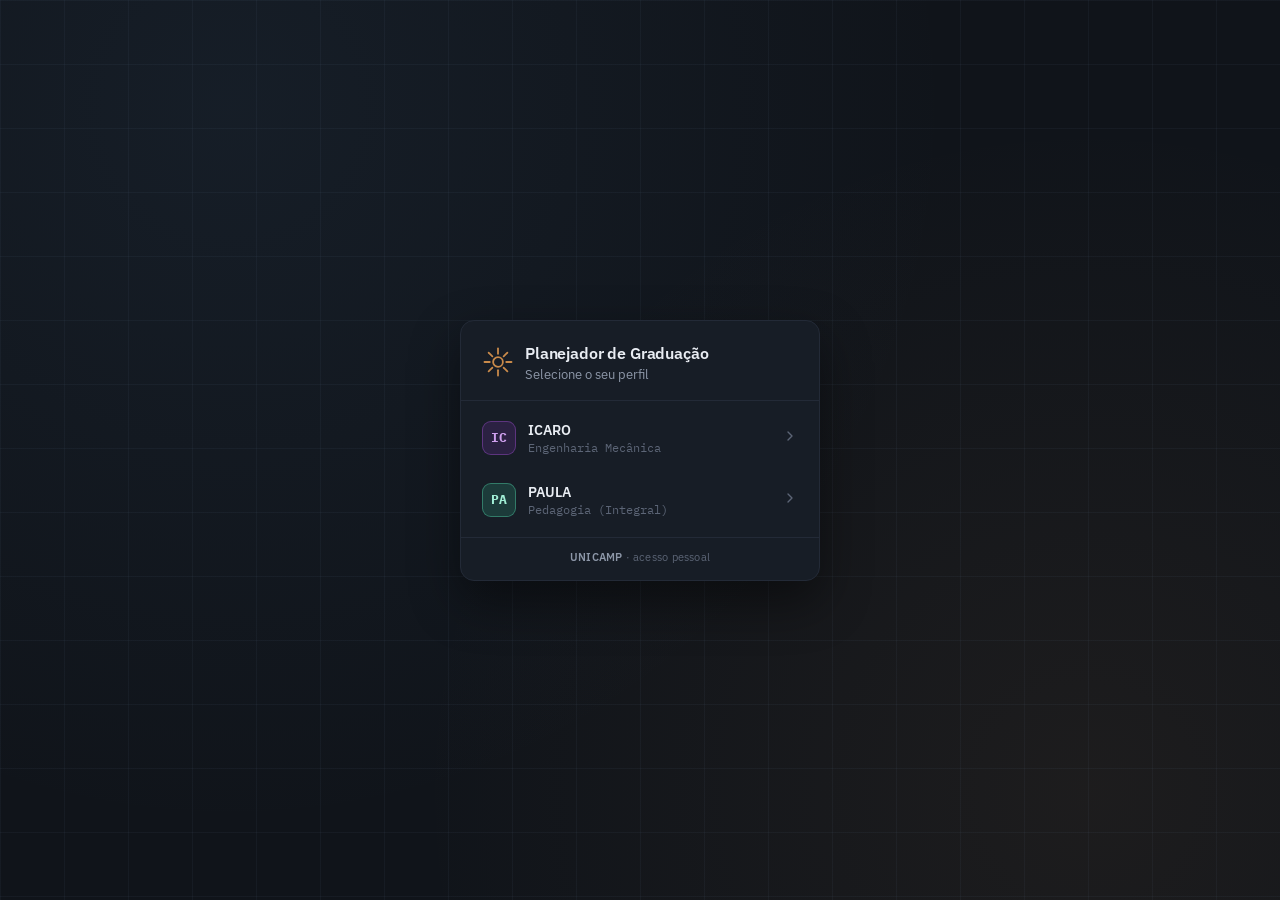
<file: index.html>
<!DOCTYPE html>
<html lang="pt-BR">
<head>
<meta charset="UTF-8">
<meta name="viewport" content="width=device-width, initial-scale=1.0, viewport-fit=cover">
<title>Planejador de Graduação — Selecionar perfil</title>
<link rel="preconnect" href="https://fonts.googleapis.com">
<link href="https://fonts.googleapis.com/css2?family=IBM+Plex+Mono:wght@400;500;600;700&family=IBM+Plex+Sans:wght@400;500;600;700&display=swap" rel="stylesheet">
<style>
  /* =====================================================
     Paleta e variáveis — as mesmas do Planejador de Graduação,
     para que esta tela de seleção de perfil pareça parte do
     mesmo aplicativo (e não uma página à parte).
     ===================================================== */
  :root{
    --bg:            #10141a;
    --bg-grid-line:  rgba(130, 160, 200, 0.055);
    --bg-panel:      #171d26;
    --bg-panel-2:    #1c2330;
    --bg-card:       #1b212c;
    --bg-card-hover: #212836;
    --border:        #2a3140;
    --border-soft:   #232a37;

    --text-primary:  #e9edf3;
    --text-secondary:#8d97a8;
    --text-faint:    #5c6576;

    --accent-brass:  #c98a4a;
    --accent-brass-soft: rgba(201, 138, 74, 0.16);
    --accent-steel:  #5b8fc4;
    --accent-steel-soft: rgba(91, 143, 196, 0.16);

    --radius-card: 10px;
    --radius-panel: 14px;

    --font-display: 'IBM Plex Sans', system-ui, sans-serif;
    --font-mono: 'IBM Plex Mono', 'SFMono-Regular', Consolas, monospace;
  }

  *{ box-sizing: border-box; }

  body{
    margin: 0;
    min-height: 100vh;
    background:
      radial-gradient(circle at 18% 12%, rgba(91,143,196,0.08), transparent 55%),
      radial-gradient(circle at 85% 88%, rgba(201,138,74,0.07), transparent 50%),
      var(--bg);
    background-image:
      repeating-linear-gradient(to right, var(--bg-grid-line) 0, var(--bg-grid-line) 1px, transparent 1px, transparent 64px),
      repeating-linear-gradient(to bottom, var(--bg-grid-line) 0, var(--bg-grid-line) 1px, transparent 1px, transparent 64px),
      radial-gradient(circle at 18% 12%, rgba(91,143,196,0.08), transparent 55%),
      radial-gradient(circle at 85% 88%, rgba(201,138,74,0.07), transparent 50%);
    background-color: var(--bg);
    font-family: var(--font-display);
    color: var(--text-primary);
    display: flex;
    align-items: center;
    justify-content: center;
    padding: 24px;
  }

  /* ---------- cartão principal ---------- */

  .painel{
    width: 100%;
    max-width: 360px;
    background: var(--bg-panel);
    border: 1px solid var(--border-soft);
    border-radius: var(--radius-panel);
    box-shadow: 0 20px 50px rgba(0,0,0,0.45);
    overflow: hidden;
  }

  .painel-topo{
    display: flex;
    align-items: center;
    gap: 12px;
    padding: 22px 22px 18px;
    border-bottom: 1px solid var(--border-soft);
  }

  .brand-mark{
    color: var(--accent-brass);
    flex-shrink: 0;
    display: flex;
  }

  .brand-texto h1{
    margin: 0;
    font-size: 15.5px;
    font-weight: 600;
    color: var(--text-primary);
    letter-spacing: -0.01em;
  }

  .brand-texto p{
    margin: 3px 0 0;
    font-size: 12.5px;
    color: var(--text-secondary);
  }

  /* ---------- lista de perfis ---------- */

  .lista-perfis{
    list-style: none;
    margin: 0;
    padding: 8px;
    display: flex;
    flex-direction: column;
    gap: 4px;
  }

  .perfil-link{
    display: flex;
    align-items: center;
    gap: 12px;
    padding: 11px 12px;
    border-radius: var(--radius-card);
    text-decoration: none;
    color: var(--text-primary);
    background: transparent;
    border: 1px solid transparent;
    transition: background-color .15s ease, border-color .15s ease, transform .15s ease;
  }

  .perfil-link:hover,
  .perfil-link:focus-visible{
    background: var(--bg-card-hover);
    border-color: var(--border);
    transform: translateX(2px);
    outline: none;
  }

  .perfil-avatar{
    width: 34px;
    height: 34px;
    border-radius: 9px;
    display: flex;
    align-items: center;
    justify-content: center;
    font-family: var(--font-mono);
    font-weight: 700;
    font-size: 13px;
    flex-shrink: 0;
    background: hsla(var(--cor-h), 55%, 45%, 0.20);
    border: 1px solid hsla(var(--cor-h), 55%, 55%, 0.45);
    color: hsl(var(--cor-h), 70%, 78%);
  }

  .perfil-texto{
    flex: 1;
    min-width: 0;
  }

  .perfil-nome{
    display: block;
    font-size: 14px;
    font-weight: 600;
    color: var(--text-primary);
    white-space: nowrap;
    overflow: hidden;
    text-overflow: ellipsis;
  }

  .perfil-legenda{
    display: block;
    font-size: 11.5px;
    color: var(--text-faint);
    font-family: var(--font-mono);
    margin-top: 1px;
  }

  .perfil-seta{
    color: var(--text-faint);
    flex-shrink: 0;
    transition: transform .15s ease, color .15s ease;
  }

  .perfil-link:hover .perfil-seta{
    color: var(--accent-brass);
    transform: translateX(2px);
  }

  /* ---------- rodapé ---------- */

  .painel-rodape{
    padding: 12px 22px 16px;
    border-top: 1px solid var(--border-soft);
    font-size: 11px;
    color: var(--text-faint);
    text-align: center;
    letter-spacing: .02em;
  }

  .painel-rodape strong{
    color: var(--text-secondary);
    font-weight: 600;
  }
</style>
</head>
<body>

<div class="painel">

  <div class="painel-topo">
    <div class="brand-mark" aria-hidden="true">
      <svg viewBox="0 0 40 40" width="30" height="30">
        <circle cx="20" cy="20" r="6.5" fill="none" stroke="currentColor" stroke-width="2.4"/>
        <g stroke="currentColor" stroke-width="2.4" stroke-linecap="round">
          <line x1="20" y1="2" x2="20" y2="9"/>
          <line x1="20" y1="31" x2="20" y2="38"/>
          <line x1="2" y1="20" x2="9" y2="20"/>
          <line x1="31" y1="20" x2="38" y2="20"/>
          <line x1="7.5" y1="7.5" x2="12.5" y2="12.5"/>
          <line x1="27.5" y1="27.5" x2="32.5" y2="32.5"/>
          <line x1="32.5" y1="7.5" x2="27.5" y2="12.5"/>
          <line x1="12.5" y1="27.5" x2="7.5" y2="32.5"/>
        </g>
      </svg>
    </div>
    <div class="brand-texto">
      <h1>Planejador de Graduação</h1>
      <p>Selecione o seu perfil</p>
    </div>
  </div>

  <ul class="lista-perfis" id="lista-perfis">
    <!-- gerado via JS a partir de PERFIS, logo abaixo -->
  </ul>

  <div class="painel-rodape">
    <strong>UNICAMP</strong> · acesso pessoal
  </div>

</div>

<script>
  /* =====================================================
     Lista de perfis / contas.
     Para adicionar um novo perfil, basta incluir mais um
     objeto aqui — nome (o que aparece), curso (legenda menor)
     e url (para onde o link aponta). O avatar (iniciais + cor)
     é gerado automaticamente a partir do nome.
     ===================================================== */
  const PERFIS = [
    { nome: "ICARO", curso: "Engenharia Mecânica", url: "https://i251961.github.io/GRADE/ICARO" },
    { nome: "PAULA", curso: "Pedagogia (Integral)", url: "https://i251961.github.io/GRADE/PAULA" },
  ];

  function corPerfil(nome) {
    let hash = 0;
    for (let i = 0; i < nome.length; i++) {
      hash = (hash * 31 + nome.charCodeAt(i)) >>> 0;
    }
    return hash % 360;
  }

  function iniciais(nome) {
    return nome.trim().slice(0, 2).toUpperCase();
  }

  const listaEl = document.getElementById("lista-perfis");

  PERFIS.forEach((perfil) => {
    const li = document.createElement("li");

    const a = document.createElement("a");
    a.className = "perfil-link";
    a.href = perfil.url;

    const avatar = document.createElement("span");
    avatar.className = "perfil-avatar";
    avatar.style.setProperty("--cor-h", corPerfil(perfil.nome));
    avatar.textContent = iniciais(perfil.nome);
    avatar.setAttribute("aria-hidden", "true");

    const textos = document.createElement("span");
    textos.className = "perfil-texto";

    const nomeEl = document.createElement("span");
    nomeEl.className = "perfil-nome";
    nomeEl.textContent = perfil.nome;

    const legendaEl = document.createElement("span");
    legendaEl.className = "perfil-legenda";
    legendaEl.textContent = perfil.curso || "";

    textos.appendChild(nomeEl);
    if (perfil.curso) textos.appendChild(legendaEl);

    const seta = document.createElement("span");
    seta.className = "perfil-seta";
    seta.setAttribute("aria-hidden", "true");
    seta.innerHTML = '<svg width="16" height="16" viewBox="0 0 24 24" fill="none" stroke="currentColor" stroke-width="2" stroke-linecap="round" stroke-linejoin="round"><path d="m9 18 6-6-6-6"/></svg>';

    a.appendChild(avatar);
    a.appendChild(textos);
    a.appendChild(seta);
    li.appendChild(a);
    listaEl.appendChild(li);
  });
</script>

</body>
</html>
</file>
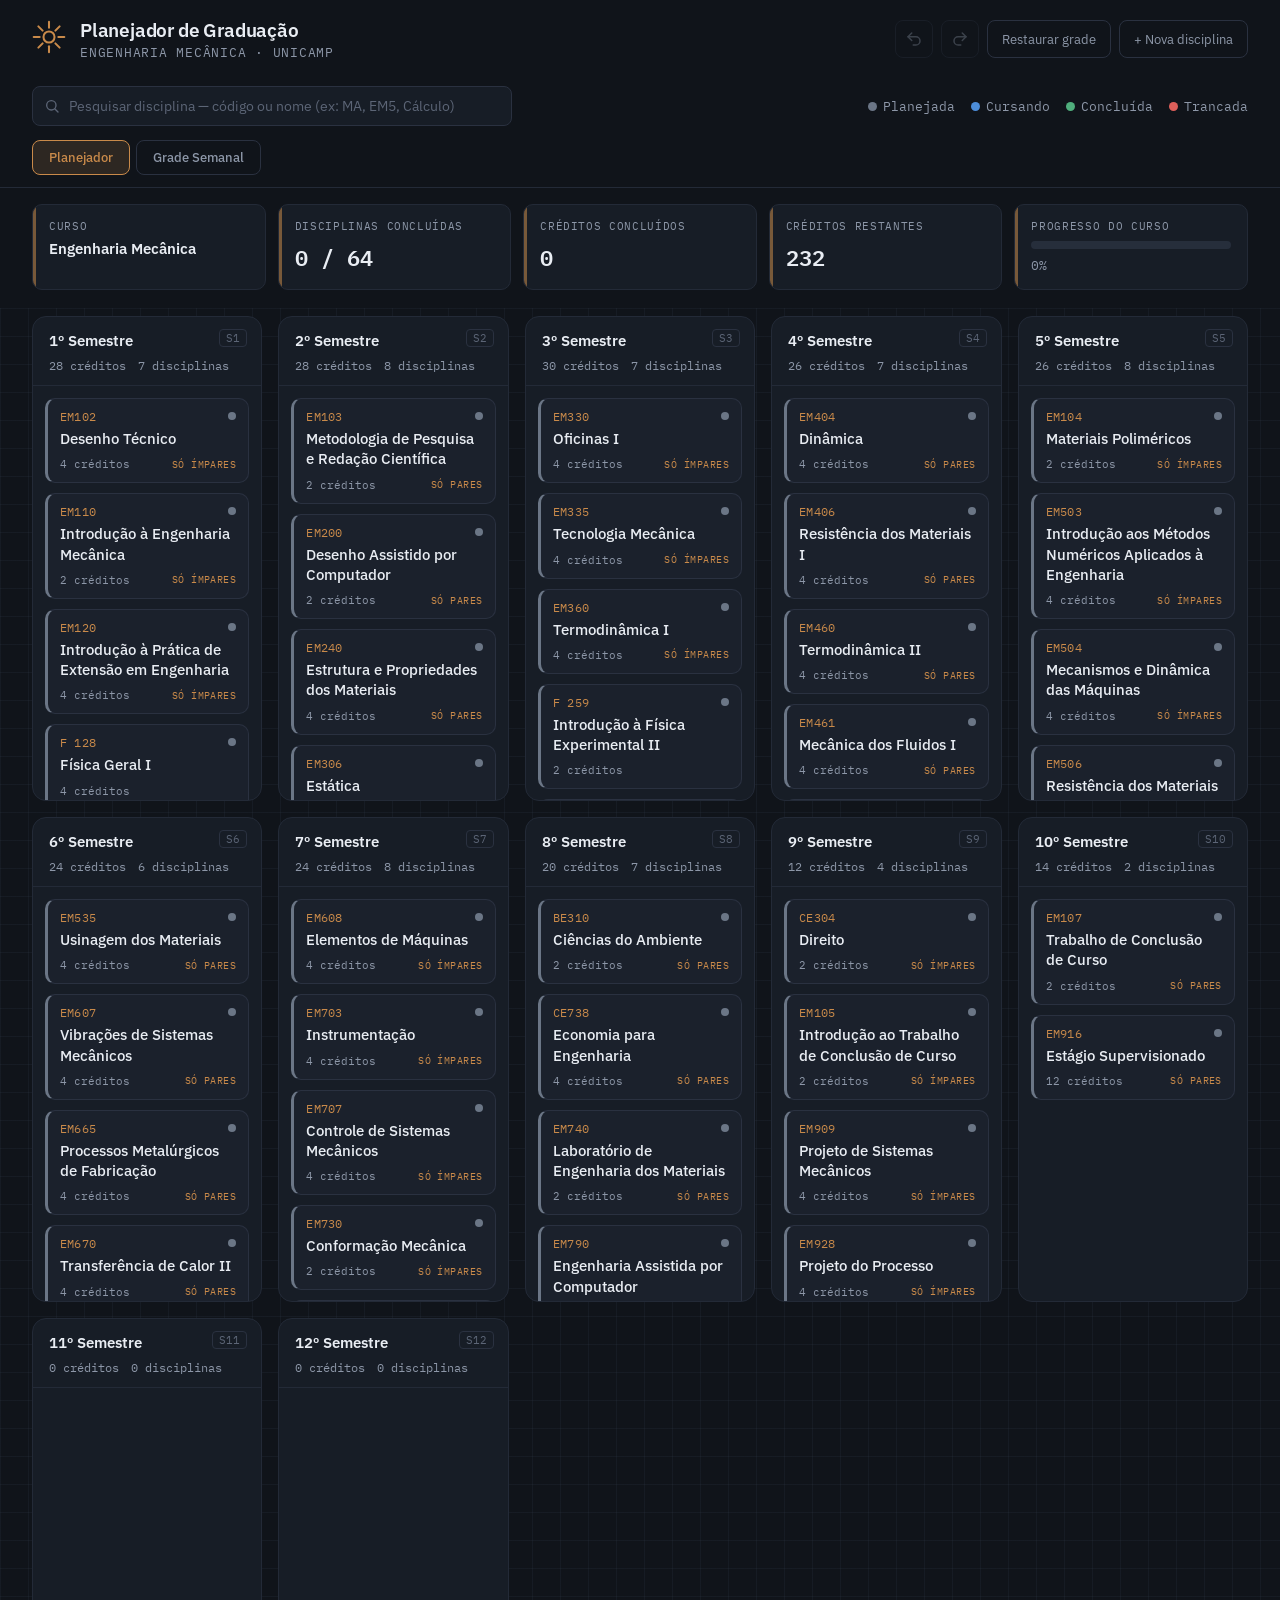
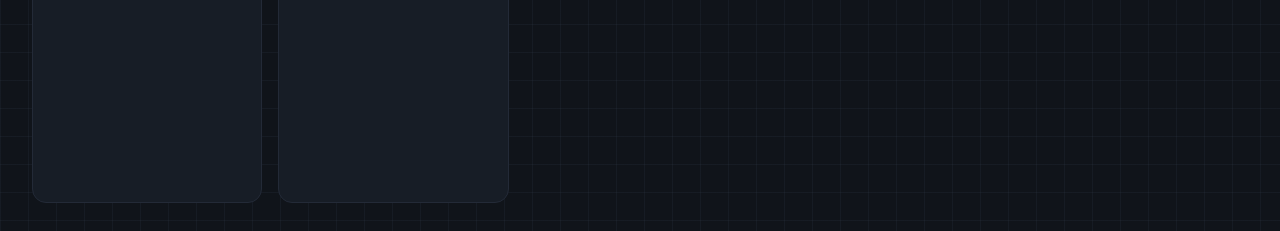
<file: ICARO/index.html>
<!DOCTYPE html>
<html lang="pt-BR">
<head>
<meta charset="UTF-8">
<meta name="viewport" content="width=device-width, initial-scale=1.0, viewport-fit=cover">
<title>Planejador de Graduação — Engenharia Mecânica UNICAMP</title>
<link rel="preconnect" href="https://fonts.googleapis.com">
<link href="https://fonts.googleapis.com/css2?family=IBM+Plex+Mono:wght@400;500;600;700&family=IBM+Plex+Sans:wght@400;500;600;700&display=swap" rel="stylesheet">
<link rel="stylesheet" href="style.css">
</head>
<body>

<!-- ===================== CABEÇALHO FIXO ===================== -->
<div class="app-header">
  <header class="topbar">
    <div class="topbar-left">
      <div class="brand-mark" aria-hidden="true">
        <svg viewBox="0 0 40 40" width="34" height="34">
          <circle cx="20" cy="20" r="6.5" fill="none" stroke="currentColor" stroke-width="2.4"/>
          <g stroke="currentColor" stroke-width="2.4" stroke-linecap="round">
            <line x1="20" y1="2" x2="20" y2="9"/>
            <line x1="20" y1="31" x2="20" y2="38"/>
            <line x1="2" y1="20" x2="9" y2="20"/>
            <line x1="31" y1="20" x2="38" y2="20"/>
            <line x1="7.5" y1="7.5" x2="12.5" y2="12.5"/>
            <line x1="27.5" y1="27.5" x2="32.5" y2="32.5"/>
            <line x1="32.5" y1="7.5" x2="27.5" y2="12.5"/>
            <line x1="12.5" y1="27.5" x2="7.5" y2="32.5"/>
          </g>
        </svg>
      </div>
      <div class="brand-text">
        <h1>Planejador de Graduação</h1>
        <p>Engenharia Mecânica · UNICAMP</p>
      </div>
    </div>
    <div class="topbar-right">
      <button id="btn-undo" class="btn-icon" title="Desfazer (Ctrl+Z)" aria-label="Desfazer" disabled>
        <svg viewBox="0 0 24 24" width="18" height="18" fill="none" stroke="currentColor" stroke-width="2" stroke-linecap="round" stroke-linejoin="round"><path d="M9 14 4 9l5-5"/><path d="M4 9h10.5a5.5 5.5 0 0 1 0 11H11"/></svg>
      </button>
      <button id="btn-redo" class="btn-icon" title="Refazer (Ctrl+Shift+Z)" aria-label="Refazer" disabled>
        <svg viewBox="0 0 24 24" width="18" height="18" fill="none" stroke="currentColor" stroke-width="2" stroke-linecap="round" stroke-linejoin="round"><path d="m15 14 5-5-5-5"/><path d="M20 9H9.5a5.5 5.5 0 0 0 0 11H13"/></svg>
      </button>
      <button id="btn-reset" class="btn-ghost" title="Restaurar grade original">Restaurar grade</button>
      <button id="btn-nova-disciplina" class="btn-ghost" title="Adicionar uma nova disciplina">+ Nova disciplina</button>
    </div>
  </header>

  <!-- ===================== BARRA DE PESQUISA ===================== -->
  <div class="search-row">
    <div class="search-box">
      <svg class="search-icon" viewBox="0 0 24 24" width="16" height="16"><circle cx="11" cy="11" r="7" fill="none" stroke="currentColor" stroke-width="2"/><line x1="16.5" y1="16.5" x2="21" y2="21" stroke="currentColor" stroke-width="2" stroke-linecap="round"/></svg>
      <input id="search-input" type="text" placeholder="Pesquisar disciplina — código ou nome (ex: MA, EM5, Cálculo)">
    </div>
    <div class="legend">
      <span class="legend-item"><i class="dot dot-planejada"></i>Planejada</span>
      <span class="legend-item"><i class="dot dot-cursando"></i>Cursando</span>
      <span class="legend-item"><i class="dot dot-concluida"></i>Concluída</span>
      <span class="legend-item"><i class="dot dot-trancada"></i>Trancada</span>
    </div>
  </div>

  <!-- ===================== ABAS DE NAVEGAÇÃO ===================== -->
  <div class="view-tabs" role="tablist">
    <button class="view-tab active" id="tab-planejador" role="tab" aria-selected="true">Planejador</button>
    <button class="view-tab" id="tab-grade-semanal" role="tab" aria-selected="false">Grade Semanal</button>
  </div>
</div>

<!-- ===================== VISÃO: PLANEJADOR (semestres) ===================== -->
<div id="view-planejador" class="view view-active">

  <!-- ===================== DASHBOARD ===================== -->
  <section class="dashboard" id="dashboard">
    <div class="stat-card">
      <span class="stat-label">Curso</span>
      <span class="stat-value stat-value--small" id="stat-curso">Engenharia Mecânica</span>
    </div>
    <div class="stat-card">
      <span class="stat-label">Disciplinas concluídas</span>
      <span class="stat-value" id="stat-disc-concluidas">0 / 0</span>
    </div>
    <div class="stat-card">
      <span class="stat-label">Créditos concluídos</span>
      <span class="stat-value" id="stat-creditos-concluidos">0</span>
    </div>
    <div class="stat-card">
      <span class="stat-label">Créditos restantes</span>
      <span class="stat-value" id="stat-creditos-restantes">0</span>
    </div>
    <div class="stat-card stat-card--progress">
      <span class="stat-label">Progresso do curso</span>
      <div class="progress-track">
        <div class="progress-fill" id="progress-fill"></div>
      </div>
      <span class="progress-percent" id="progress-percent">0%</span>
    </div>
  </section>

  <!-- ===================== QUADRO DE SEMESTRES ===================== -->
  <main class="board" id="board">
    <!-- colunas geradas via JS -->
  </main>

  <!-- indicador de semestre visível apenas no celular -->
  <div class="board-dots" id="board-dots" aria-hidden="true"></div>
</div>

<!-- ===================== VISÃO: GRADE SEMANAL (horários) ===================== -->
<div id="view-grade-semanal" class="view" hidden>
  <div class="gs-layout">

    <!-- ---------- painel lateral: catálogo + disponíveis para alocar ---------- -->
    <aside class="gs-sidebar">
      <div class="gs-sidebar-section">
        <h3 class="gs-sidebar-title">Disciplinas</h3>
        <div class="gs-search-box">
          <svg class="search-icon" viewBox="0 0 24 24" width="15" height="15"><circle cx="11" cy="11" r="7" fill="none" stroke="currentColor" stroke-width="2"/><line x1="16.5" y1="16.5" x2="21" y2="21" stroke="currentColor" stroke-width="2" stroke-linecap="round"/></svg>
          <input id="gs-search" type="text" placeholder="Buscar por código ou nome">
        </div>
        <div class="gs-catalogo-lista" id="gs-catalogo-lista"><!-- gerado via JS --></div>
      </div>

      <div class="gs-sidebar-section gs-sidebar-section--pool">
        <h3 class="gs-sidebar-title">Disponíveis para alocar</h3>
        <p class="gs-pool-dica">Toque em “+” em uma disciplina para criar um cartão, depois arraste-o até um horário na grade.</p>
        <div class="gs-pool" id="gs-pool"><!-- cartões não alocados, gerado via JS --></div>
      </div>
    </aside>

    <!-- ---------- grade semanal em si ---------- -->
    <div class="gs-grid-wrap">
      <div class="gs-grid-scroll" id="gs-grid-scroll">
        <div class="gs-grid" id="gs-grid">
          <div class="gs-corner"></div>
          <div class="gs-dias-header" id="gs-dias-header"><!-- gerado via JS --></div>
          <div class="gs-time-col" id="gs-time-col"><!-- gerado via JS --></div>
          <div class="gs-dias-cols" id="gs-dias-cols"><!-- gerado via JS --></div>
        </div>
      </div>
    </div>
  </div>
</div>

<!-- ===================== MODAL DE DETALHES ===================== -->
<div class="modal-overlay" id="modal-overlay">
  <aside class="modal-panel" id="modal-panel" role="dialog" aria-modal="true">
    <button class="modal-close" id="modal-close" aria-label="Fechar">✕</button>

    <div class="modal-header">
      <span class="modal-codigo" id="modal-codigo">EM102</span>
      <h2 class="modal-nome" id="modal-nome">Nome da disciplina</h2>
      <div class="modal-status-row">
        <label for="modal-status">Status</label>
        <select id="modal-status">
          <option value="planejada">Planejada</option>
          <option value="cursando">Cursando</option>
          <option value="concluida">Concluída</option>
          <option value="trancada">Trancada</option>
        </select>
      </div>
      <p class="modal-restricao" id="modal-restricao"></p>
    </div>

    <button class="modal-excluir" id="modal-excluir">Excluir disciplina</button>

    <div class="modal-section">
      <h3 class="modal-section-title">Informações</h3>
      <div class="modal-grid">
        <div><span class="modal-field-label">Créditos</span><span id="modal-creditos">—</span></div>
        <div><span class="modal-field-label">Departamento</span><span id="modal-departamento">—</span></div>
        <div><span class="modal-field-label">Tipo</span><span id="modal-tipo">—</span></div>
        <div><span class="modal-field-label">Semestre sugerido</span><span id="modal-semestre">—</span></div>
      </div>
    </div>

    <div class="modal-section">
      <h3 class="modal-section-title">Pré-requisitos</h3>
      <div class="chip-row" id="modal-prereqs"><span class="chip chip-empty">Nenhum</span></div>
    </div>

    <div class="modal-section">
      <h3 class="modal-section-title">Desbloqueia</h3>
      <div class="chip-row" id="modal-desbloqueia"><span class="chip chip-empty">Nenhuma</span></div>
    </div>

    <div class="modal-section">
      <h3 class="modal-section-title">Ementa</h3>
      <p class="modal-ementa" id="modal-ementa">—</p>
    </div>

    <div class="modal-section modal-section--grow">
      <h3 class="modal-section-title">Observações</h3>
      <textarea id="modal-obs" placeholder="Professor bom, muito difícil, estudar antes..."></textarea>
    </div>
  </aside>
</div>

<div class="toast" id="toast"></div>

<!-- ===================== MODAL: NOVA DISCIPLINA ===================== -->
<div class="modal-overlay" id="form-overlay">
  <aside class="modal-panel" id="form-panel" role="dialog" aria-modal="true" aria-labelledby="form-titulo">
    <button class="modal-close" id="form-close" aria-label="Fechar">✕</button>
    <h2 class="modal-nome" id="form-titulo">Nova disciplina</h2>
    <p class="form-dica">Adicione uma disciplina que não está na grade padrão — útil para eletivas específicas, disciplinas de outros cursos, ou o que vier depois do currículo (11º/12º semestre).</p>

    <form id="form-nova-disciplina" class="form-nova-disciplina" novalidate>
      <label class="form-field">
        <span>Código (sigla)</span>
        <input type="text" id="form-codigo" required maxlength="14" placeholder="Ex: EM999">
      </label>

      <label class="form-field">
        <span>Nome</span>
        <input type="text" id="form-nome" required placeholder="Nome da disciplina">
      </label>

      <div class="form-row">
        <label class="form-field">
          <span>Créditos</span>
          <input type="number" id="form-creditos" min="1" max="30" required value="4">
        </label>
        <label class="form-field">
          <span>Semestre</span>
          <select id="form-semestre"></select>
        </label>
      </div>

      <div class="form-row">
        <label class="form-field">
          <span>Tipo</span>
          <select id="form-tipo">
            <option value="Obrigatória">Obrigatória</option>
            <option value="Eletiva">Eletiva</option>
          </select>
        </label>
        <label class="form-field">
          <span>Período de oferecimento</span>
          <select id="form-restricao">
            <option value="">Qualquer semestre</option>
            <option value="impar">Só semestres ímpares</option>
            <option value="par">Só semestres pares</option>
          </select>
        </label>
      </div>

      <label class="form-field">
        <span>Departamento / Instituto</span>
        <input type="text" id="form-departamento" placeholder="Ex: Engenharia Mecânica (FEM)">
      </label>

      <label class="form-field">
        <span>Pré-requisitos (códigos separados por vírgula)</span>
        <input type="text" id="form-prereqs" placeholder="Ex: EM306, MA211">
      </label>

      <label class="form-field">
        <span>Ementa (opcional)</span>
        <textarea id="form-ementa" rows="3" placeholder="Conteúdo da disciplina..."></textarea>
      </label>

      <p class="form-erro" id="form-erro"></p>

      <button type="submit" class="btn-primary">Adicionar disciplina</button>
    </form>
  </aside>
</div>

<script src="dados.js"></script>
<script src="storage.js"></script>
<script src="historico.js"></script>
<script src="dragdrop.js"></script>
<script src="modal.js"></script>
<script src="disciplina-form.js"></script>
<script src="ui.js"></script>
<script src="grade-semanal.js"></script>
<script src="script.js"></script>
</body>
</html>
</file>
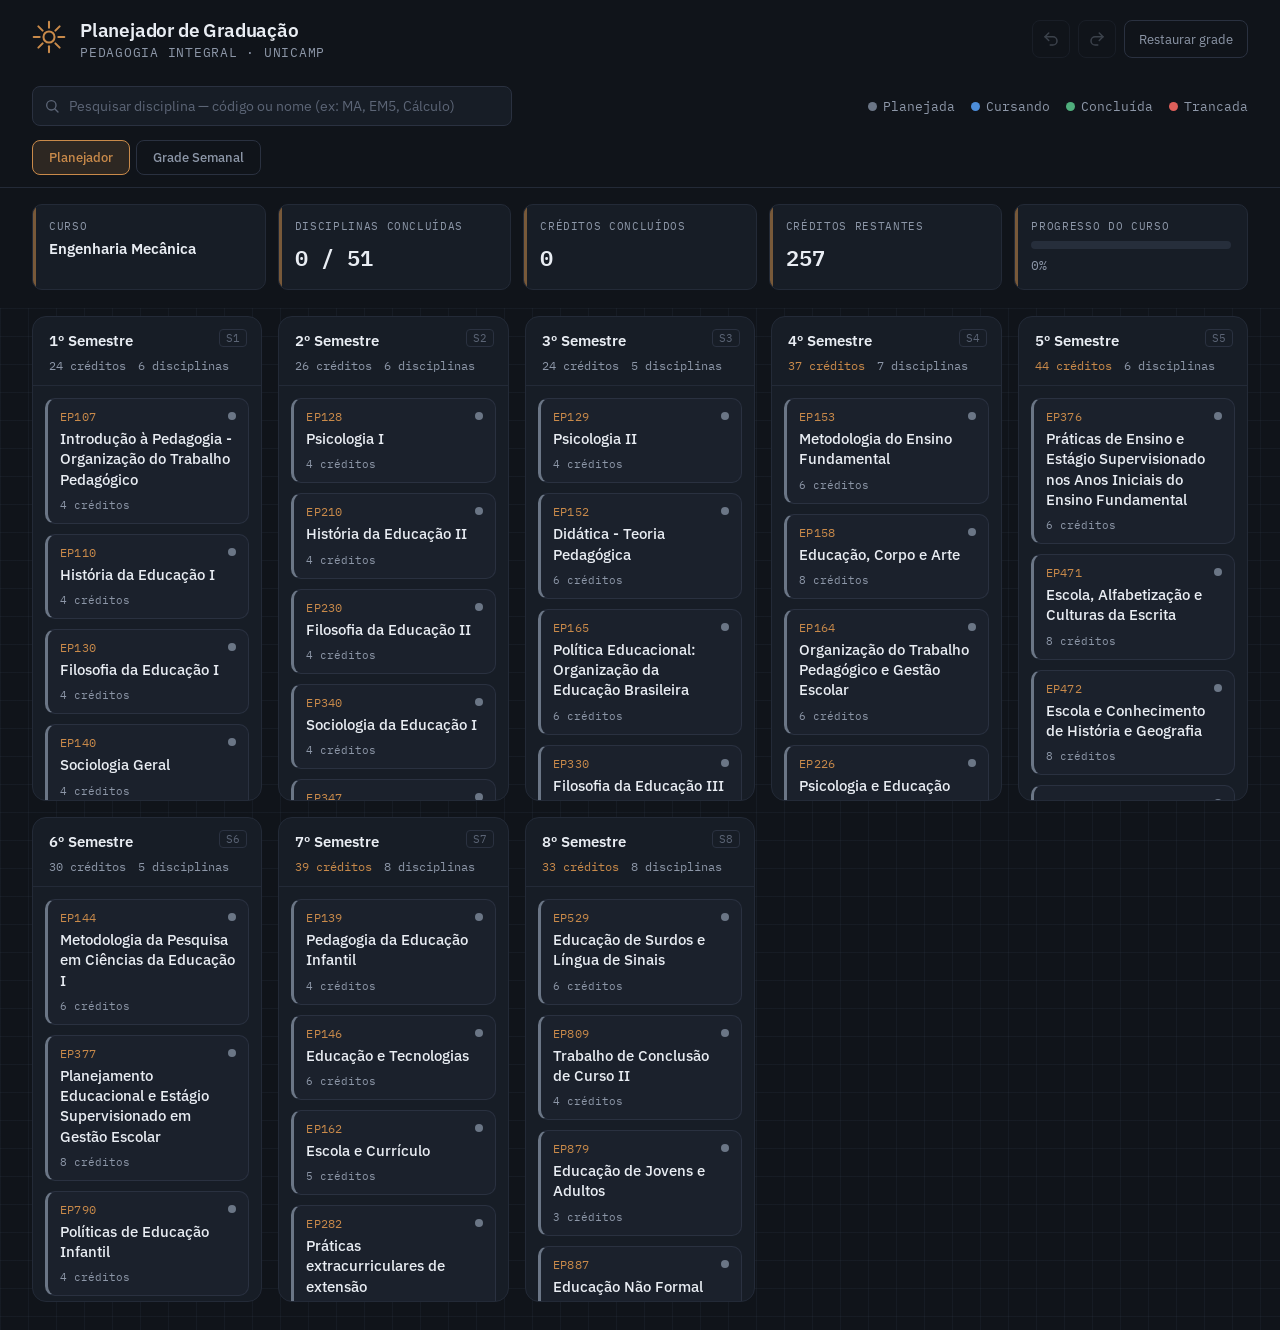
<file: PAULA/index.html>
<!DOCTYPE html>
<html lang="pt-BR">
<head>
<meta charset="UTF-8">
<meta name="viewport" content="width=device-width, initial-scale=1.0, viewport-fit=cover">
<title>Planejador de Graduação — Pedagogia Integral UNICAMP</title>
<link rel="preconnect" href="https://fonts.googleapis.com">
<link href="https://fonts.googleapis.com/css2?family=IBM+Plex+Mono:wght@400;500;600;700&family=IBM+Plex+Sans:wght@400;500;600;700&display=swap" rel="stylesheet">
<link rel="stylesheet" href="style.css">
</head>
<body>

<!-- ===================== CABEÇALHO FIXO ===================== -->
<div class="app-header">
  <header class="topbar">
    <div class="topbar-left">
      <div class="brand-mark" aria-hidden="true">
        <svg viewBox="0 0 40 40" width="34" height="34">
          <circle cx="20" cy="20" r="6.5" fill="none" stroke="currentColor" stroke-width="2.4"/>
          <g stroke="currentColor" stroke-width="2.4" stroke-linecap="round">
            <line x1="20" y1="2" x2="20" y2="9"/>
            <line x1="20" y1="31" x2="20" y2="38"/>
            <line x1="2" y1="20" x2="9" y2="20"/>
            <line x1="31" y1="20" x2="38" y2="20"/>
            <line x1="7.5" y1="7.5" x2="12.5" y2="12.5"/>
            <line x1="27.5" y1="27.5" x2="32.5" y2="32.5"/>
            <line x1="32.5" y1="7.5" x2="27.5" y2="12.5"/>
            <line x1="12.5" y1="27.5" x2="7.5" y2="32.5"/>
          </g>
        </svg>
      </div>
      <div class="brand-text">
        <h1>Planejador de Graduação</h1>
        <p>Pedagogia Integral · UNICAMP</p>
      </div>
    </div>
    <div class="topbar-right">
      <button id="btn-undo" class="btn-icon" title="Desfazer (Ctrl+Z)" aria-label="Desfazer" disabled>
        <svg viewBox="0 0 24 24" width="18" height="18" fill="none" stroke="currentColor" stroke-width="2" stroke-linecap="round" stroke-linejoin="round"><path d="M9 14 4 9l5-5"/><path d="M4 9h10.5a5.5 5.5 0 0 1 0 11H11"/></svg>
      </button>
      <button id="btn-redo" class="btn-icon" title="Refazer (Ctrl+Shift+Z)" aria-label="Refazer" disabled>
        <svg viewBox="0 0 24 24" width="18" height="18" fill="none" stroke="currentColor" stroke-width="2" stroke-linecap="round" stroke-linejoin="round"><path d="m15 14 5-5-5-5"/><path d="M20 9H9.5a5.5 5.5 0 0 0 0 11H13"/></svg>
      </button>
      <button id="btn-reset" class="btn-ghost" title="Restaurar grade original">Restaurar grade</button>
    </div>
  </header>

  <!-- ===================== BARRA DE PESQUISA ===================== -->
  <div class="search-row">
    <div class="search-box">
      <svg class="search-icon" viewBox="0 0 24 24" width="16" height="16"><circle cx="11" cy="11" r="7" fill="none" stroke="currentColor" stroke-width="2"/><line x1="16.5" y1="16.5" x2="21" y2="21" stroke="currentColor" stroke-width="2" stroke-linecap="round"/></svg>
      <input id="search-input" type="text" placeholder="Pesquisar disciplina — código ou nome (ex: MA, EM5, Cálculo)">
    </div>
    <div class="legend">
      <span class="legend-item"><i class="dot dot-planejada"></i>Planejada</span>
      <span class="legend-item"><i class="dot dot-cursando"></i>Cursando</span>
      <span class="legend-item"><i class="dot dot-concluida"></i>Concluída</span>
      <span class="legend-item"><i class="dot dot-trancada"></i>Trancada</span>
    </div>
  </div>

  <!-- ===================== ABAS DE NAVEGAÇÃO ===================== -->
  <div class="view-tabs" role="tablist">
    <button class="view-tab active" id="tab-planejador" role="tab" aria-selected="true">Planejador</button>
    <button class="view-tab" id="tab-grade-semanal" role="tab" aria-selected="false">Grade Semanal</button>
  </div>
</div>

<!-- ===================== VISÃO: PLANEJADOR (semestres) ===================== -->
<div id="view-planejador" class="view view-active">

  <!-- ===================== DASHBOARD ===================== -->
  <section class="dashboard" id="dashboard">
    <div class="stat-card">
      <span class="stat-label">Curso</span>
      <span class="stat-value stat-value--small" id="stat-curso">Engenharia Mecânica</span>
    </div>
    <div class="stat-card">
      <span class="stat-label">Disciplinas concluídas</span>
      <span class="stat-value" id="stat-disc-concluidas">0 / 0</span>
    </div>
    <div class="stat-card">
      <span class="stat-label">Créditos concluídos</span>
      <span class="stat-value" id="stat-creditos-concluidos">0</span>
    </div>
    <div class="stat-card">
      <span class="stat-label">Créditos restantes</span>
      <span class="stat-value" id="stat-creditos-restantes">0</span>
    </div>
    <div class="stat-card stat-card--progress">
      <span class="stat-label">Progresso do curso</span>
      <div class="progress-track">
        <div class="progress-fill" id="progress-fill"></div>
      </div>
      <span class="progress-percent" id="progress-percent">0%</span>
    </div>
  </section>

  <!-- ===================== QUADRO DE SEMESTRES ===================== -->
  <main class="board" id="board">
    <!-- colunas geradas via JS -->
  </main>

  <!-- indicador de semestre visível apenas no celular -->
  <div class="board-dots" id="board-dots" aria-hidden="true"></div>
</div>

<!-- ===================== VISÃO: GRADE SEMANAL (horários) ===================== -->
<div id="view-grade-semanal" class="view" hidden>
  <div class="gs-layout">

    <!-- ---------- painel lateral: catálogo + disponíveis para alocar ---------- -->
    <aside class="gs-sidebar">
      <div class="gs-sidebar-section">
        <h3 class="gs-sidebar-title">Disciplinas</h3>
        <div class="gs-search-box">
          <svg class="search-icon" viewBox="0 0 24 24" width="15" height="15"><circle cx="11" cy="11" r="7" fill="none" stroke="currentColor" stroke-width="2"/><line x1="16.5" y1="16.5" x2="21" y2="21" stroke="currentColor" stroke-width="2" stroke-linecap="round"/></svg>
          <input id="gs-search" type="text" placeholder="Buscar por código ou nome">
        </div>
        <div class="gs-catalogo-lista" id="gs-catalogo-lista"><!-- gerado via JS --></div>
      </div>

      <div class="gs-sidebar-section gs-sidebar-section--pool">
        <h3 class="gs-sidebar-title">Disponíveis para alocar</h3>
        <p class="gs-pool-dica">Toque em “+” em uma disciplina para criar um cartão, depois arraste-o até um horário na grade.</p>
        <div class="gs-pool" id="gs-pool"><!-- cartões não alocados, gerado via JS --></div>
      </div>
    </aside>

    <!-- ---------- grade semanal em si ---------- -->
    <div class="gs-grid-wrap">
      <div class="gs-grid-scroll" id="gs-grid-scroll">
        <div class="gs-grid" id="gs-grid">
          <div class="gs-corner"></div>
          <div class="gs-dias-header" id="gs-dias-header"><!-- gerado via JS --></div>
          <div class="gs-time-col" id="gs-time-col"><!-- gerado via JS --></div>
          <div class="gs-dias-cols" id="gs-dias-cols"><!-- gerado via JS --></div>
        </div>
      </div>
    </div>
  </div>
</div>

<!-- ===================== MODAL DE DETALHES ===================== -->
<div class="modal-overlay" id="modal-overlay">
  <aside class="modal-panel" id="modal-panel" role="dialog" aria-modal="true">
    <button class="modal-close" id="modal-close" aria-label="Fechar">✕</button>

    <div class="modal-header">
      <span class="modal-codigo" id="modal-codigo">EM102</span>
      <h2 class="modal-nome" id="modal-nome">Nome da disciplina</h2>
      <div class="modal-status-row">
        <label for="modal-status">Status</label>
        <select id="modal-status">
          <option value="planejada">Planejada</option>
          <option value="cursando">Cursando</option>
          <option value="concluida">Concluída</option>
          <option value="trancada">Trancada</option>
        </select>
      </div>
    </div>

    <div class="modal-section">
      <h3 class="modal-section-title">Informações</h3>
      <div class="modal-grid">
        <div><span class="modal-field-label">Créditos</span><span id="modal-creditos">—</span></div>
        <div><span class="modal-field-label">Departamento</span><span id="modal-departamento">—</span></div>
        <div><span class="modal-field-label">Tipo</span><span id="modal-tipo">—</span></div>
        <div><span class="modal-field-label">Semestre sugerido</span><span id="modal-semestre">—</span></div>
      </div>
    </div>

    <div class="modal-section">
      <h3 class="modal-section-title">Pré-requisitos</h3>
      <div class="chip-row" id="modal-prereqs"><span class="chip chip-empty">Nenhum</span></div>
    </div>

    <div class="modal-section">
      <h3 class="modal-section-title">Desbloqueia</h3>
      <div class="chip-row" id="modal-desbloqueia"><span class="chip chip-empty">Nenhuma</span></div>
    </div>

    <div class="modal-section">
      <h3 class="modal-section-title">Ementa</h3>
      <p class="modal-ementa" id="modal-ementa">—</p>
    </div>

    <div class="modal-section modal-section--grow">
      <h3 class="modal-section-title">Observações</h3>
      <textarea id="modal-obs" placeholder="Professor bom, muito difícil, estudar antes..."></textarea>
    </div>
  </aside>
</div>

<div class="toast" id="toast"></div>

<script src="dados.js"></script>
<script src="storage.js"></script>
<script src="historico.js"></script>
<script src="dragdrop.js"></script>
<script src="modal.js"></script>
<script src="ui.js"></script>
<script src="grade-semanal.js"></script>
<script src="script.js"></script>
</body>
</html>
</file>
<file: ICARO/style.css>
/* =====================================================
   Planejador de Graduação — Engenharia Mecânica UNICAMP
   Tema: "prancheta de projeto" — papel milimetrado escuro,
   tipografia técnica e acentos em latão/aço.
   ===================================================== */

:root{
  --bg:            #10141a;
  --bg-grid-line:  rgba(130, 160, 200, 0.055);
  --bg-panel:      #171d26;
  --bg-panel-2:    #1c2330;
  --bg-card:       #1b212c;
  --bg-card-hover: #212836;
  --border:        #2a3140;
  --border-soft:   #232a37;

  --text-primary:  #e9edf3;
  --text-secondary:#8d97a8;
  --text-faint:    #5c6576;

  --accent-brass:  #c98a4a;
  --accent-brass-soft: rgba(201, 138, 74, 0.16);
  --accent-steel:  #5b8fc4;

  --status-planejada: #6b7686;
  --status-cursando:  #4c8dd9;
  --status-concluida: #4fae7c;
  --status-trancada:  #dd5f5a;

  --radius-card: 10px;
  --radius-panel: 14px;

  --header-h: 158px;

  --font-display: 'IBM Plex Sans', system-ui, sans-serif;
  --font-mono: 'IBM Plex Mono', 'SFMono-Regular', Consolas, monospace;
}

*{ box-sizing: border-box; }

html, body{
  margin:0; padding:0;
  background: var(--bg);
  color: var(--text-primary);
  font-family: var(--font-display);
  -webkit-font-smoothing: antialiased;
}

body.modal-aberto{ overflow: hidden; }

::selection{ background: var(--accent-brass-soft); color: var(--text-primary); }

::-webkit-scrollbar{ height: 10px; width: 10px; }
::-webkit-scrollbar-track{ background: transparent; }
::-webkit-scrollbar-thumb{ background: #2a3140; border-radius: 8px; }
::-webkit-scrollbar-thumb:hover{ background: #3a4356; }

/* foco visível para navegação por teclado */
a:focus-visible,
button:focus-visible,
input:focus-visible,
select:focus-visible,
textarea:focus-visible,
.card:focus-visible,
.chip:focus-visible,
.board-dot:focus-visible{
  outline: 2px solid var(--accent-steel);
  outline-offset: 2px;
}

/* ===================== CABEÇALHO FIXO ===================== */

.app-header{
  position: sticky;
  top: 0;
  z-index: 50;
  background: var(--bg);
  border-bottom: 1px solid var(--border-soft);
}

/* ===================== TOPO ===================== */

.topbar{
  display:flex; align-items:center; justify-content:space-between;
  padding: 18px 32px 12px;
  gap: 16px;
}
.topbar-left{ display:flex; align-items:center; gap:14px; min-width:0; }
.brand-mark{ color: var(--accent-brass); flex-shrink:0; }
.brand-text{ min-width:0; }
.brand-text h1{
  margin:0; font-size: 19px; font-weight:600; letter-spacing: -0.01em;
  white-space: nowrap; overflow:hidden; text-overflow: ellipsis;
}
.brand-text p{
  margin:2px 0 0; font-size: 12.5px; color: var(--text-secondary);
  font-family: var(--font-mono); text-transform: uppercase; letter-spacing: 0.06em;
}
.topbar-right{ display:flex; align-items:center; gap:8px; flex-shrink:0; }

.btn-ghost{
  background: transparent; border:1px solid var(--border);
  color: var(--text-secondary); padding: 8px 14px; border-radius: 8px;
  font-family: var(--font-display); font-size: 13px; cursor:pointer;
  transition: all .15s ease;
  min-height: 38px;
}
.btn-ghost:hover{ border-color: var(--accent-brass); color: var(--accent-brass); }

.btn-icon{
  display:flex; align-items:center; justify-content:center;
  width: 38px; height: 38px;
  background: transparent; border:1px solid var(--border);
  color: var(--text-secondary); border-radius: 8px; cursor:pointer;
  transition: all .15s ease;
}
.btn-icon:hover:not(:disabled){ border-color: var(--accent-steel); color: var(--accent-steel); }
.btn-icon:disabled{ opacity: 0.35; cursor: not-allowed; }

/* ===================== PESQUISA ===================== */

.search-row{
  display:flex; align-items:center; justify-content: space-between; gap: 20px;
  padding: 14px 32px; flex-wrap: wrap;
}
.search-box{
  position:relative; flex: 1 1 320px; max-width: 480px;
}
.search-icon{ position:absolute; left:12px; top:50%; transform:translateY(-50%); color: var(--text-faint); }
.search-box input{
  width:100%; background: var(--bg-panel); border:1px solid var(--border);
  color: var(--text-primary); border-radius: 8px; padding: 10px 14px 10px 36px;
  font-size: 13.5px; font-family: var(--font-display);
  transition: border-color .15s ease;
  min-height: 40px;
}
.search-box input:focus{ outline:none; border-color: var(--accent-steel); }
.search-box input::placeholder{ color: var(--text-faint); }

.legend{ display:flex; gap: 16px; flex-wrap: wrap; }
.legend-item{
  display:flex; align-items:center; gap:6px; font-size:12.5px; color: var(--text-secondary);
  font-family: var(--font-mono);
}
.dot{ width:9px; height:9px; border-radius:50%; display:inline-block; }
.dot-planejada{ background: var(--status-planejada); }
.dot-cursando{ background: var(--status-cursando); }
.dot-concluida{ background: var(--status-concluida); }
.dot-trancada{ background: var(--status-trancada); }

/* ===================== DASHBOARD ===================== */

.dashboard{
  display:grid; grid-template-columns: repeat(5, 1fr);
  gap: 12px; padding: 16px 32px 18px;
}
.stat-card{
  background: var(--bg-panel); border:1px solid var(--border-soft);
  border-radius: var(--radius-card); padding: 14px 16px;
  display:flex; flex-direction:column; gap: 6px;
  position: relative; overflow:hidden;
}
.stat-card::before{
  content:""; position:absolute; top:0; left:0; width:3px; height:100%;
  background: var(--accent-brass); opacity: 0.55;
}
.stat-label{
  font-size: 11px; text-transform: uppercase; letter-spacing: 0.06em;
  color: var(--text-secondary); font-family: var(--font-mono);
}
.stat-value{
  font-size: 22px; font-weight:600; font-family: var(--font-mono);
  color: var(--text-primary);
}
.stat-value--small{ font-size: 15px; font-family: var(--font-display); font-weight: 600; }

.stat-card--progress{ gap: 8px; }
.progress-track{
  width:100%; height: 8px; border-radius: 5px; background: #262e3b; overflow:hidden;
}
.progress-fill{
  height:100%; width:0%; background: linear-gradient(90deg, var(--accent-steel), var(--accent-brass));
  transition: width .4s ease;
}
.progress-percent{ font-family: var(--font-mono); font-size: 13px; color: var(--text-secondary); }

@media (max-width: 980px){
  .dashboard{ grid-template-columns: repeat(2, 1fr); }
}

/* ===================== QUADRO / COLUNAS ===================== */
/* Comportamento padrão (notebook/tablet): faixa horizontal com rolagem. */

.board{
  display:flex; gap: 16px; overflow-x:auto;
  padding: 8px 32px 28px;
  background-image:
    linear-gradient(var(--bg-grid-line) 1px, transparent 1px),
    linear-gradient(90deg, var(--bg-grid-line) 1px, transparent 1px);
  background-size: 28px 28px;
  min-height: 60vh;
}

.column{
  flex: 0 0 268px;
  background: var(--bg-panel);
  border: 1px solid var(--border-soft);
  border-radius: var(--radius-panel);
  display:flex; flex-direction:column;
  max-height: calc(100vh - var(--header-h) - 130px);
  transition: border-color .15s ease, background .15s ease;
}
.column.drag-over{
  border-color: var(--accent-steel);
  background: var(--bg-panel-2);
}
.column.drag-invalid{
  border-color: var(--status-trancada);
  background: var(--bg-panel-2);
  box-shadow: inset 0 0 0 1px var(--status-trancada);
}

.column-header{
  padding: 14px 16px 12px;
  border-bottom: 1px solid var(--border-soft);
  position: relative;
}
.column-header::before{
  content: attr(data-num);
  position:absolute; top:12px; right:14px;
  font-family: var(--font-mono); font-size: 11px; color: var(--text-faint);
  border: 1px solid var(--border); border-radius: 4px; padding: 1px 6px;
}
.column-title{ font-size: 14.5px; font-weight: 600; margin:0 0 8px; }
.column-meta{ display:flex; gap: 12px; font-size: 11.5px; font-family: var(--font-mono); color: var(--text-secondary); }
.column-credits.over-30{ color: var(--accent-brass); }
.column-credits.over-34{ color: var(--status-trancada); font-weight: 600; }
.column-warning{
  margin-top: 6px; font-size: 11px; color: var(--status-trancada);
  font-family: var(--font-mono); display:none;
}
.column-warning.show{ display:block; }

.column-body{
  flex: 1; overflow-y: auto; padding: 12px; display:flex; flex-direction:column; gap: 10px;
  min-height: 80px;
}

/* Desktop amplo: mostra os 10 semestres de uma vez, em 5x2, sem rolagem horizontal. */
@media (min-width: 1180px){
  .board{
    display:grid;
    grid-template-columns: repeat(5, minmax(0, 1fr));
    grid-auto-rows: minmax(0, 1fr);
    overflow: visible;
  }
  .column{
    flex-basis: auto;
    max-height: none;
  }
  .column-body{ max-height: 46vh; }
}

/* ===================== CARTÕES ===================== */

.card{
  background: var(--bg-card);
  border: 1px solid var(--border);
  border-left: 3px solid var(--status-planejada);
  border-radius: var(--radius-card);
  padding: 10px 12px 11px;
  cursor: grab;
  position: relative;
  transition: transform .12s ease, background .12s ease, box-shadow .12s ease;
  touch-action: pan-y;
}
.card:hover{
  background: var(--bg-card-hover);
  box-shadow: 0 4px 14px rgba(0,0,0,0.28);
  transform: translateY(-1px);
}
.card.dragging{ opacity: 0.4; }
.card:active{ cursor: grabbing; }

/* feedback tátil enquanto o dedo segura o card, antes do long press
   confirmar o modo de arraste (evita "clique morto" no toque) */
.card.touch-pressing{
  background: var(--bg-card-hover);
  transition: background .15s ease;
}

.card[data-status="cursando"]{ border-left-color: var(--status-cursando); }
.card[data-status="concluida"]{ border-left-color: var(--status-concluida); }
.card[data-status="trancada"]{ border-left-color: var(--status-trancada); }

.card-top{ display:flex; justify-content:space-between; align-items:flex-start; gap:8px; }
.card-codigo{
  font-family: var(--font-mono); font-size: 12px; color: var(--accent-brass);
  letter-spacing: 0.02em;
}
.card-status-dot{ width:8px; height:8px; border-radius:50%; margin-top:3px; flex-shrink:0; }
.card-status-dot[data-status="planejada"]{ background: var(--status-planejada); }
.card-status-dot[data-status="cursando"]{ background: var(--status-cursando); }
.card-status-dot[data-status="concluida"]{ background: var(--status-concluida); }
.card-status-dot[data-status="trancada"]{ background: var(--status-trancada); }

.card-nome{ font-size: 15px; line-height:1.35; margin: 5px 0 8px; color: var(--text-primary); font-weight: 500; }
.card-bottom{ display:flex; justify-content:space-between; align-items:center; }
.card-creditos{ font-family: var(--font-mono); font-size: 11px; color: var(--text-secondary); }
.card-eletiva-tag{
  font-size: 9.5px; text-transform: uppercase; letter-spacing: 0.05em;
  color: var(--accent-steel); font-family: var(--font-mono);
}
.card-restricao-tag{
  font-size: 9.5px; text-transform: uppercase; letter-spacing: 0.05em;
  color: var(--accent-brass); font-family: var(--font-mono);
}
.card.highlight-match{ box-shadow: 0 0 0 2px var(--accent-brass); }
.card.hide{ display:none; }

/* clone flutuante usado durante o arraste por toque */
.card-ghost{
  position: fixed;
  z-index: 500;
  pointer-events: none;
  opacity: 0.92;
  box-shadow: 0 10px 30px rgba(0,0,0,0.45);
  transform: scale(1.03) rotate(-1deg);
}

/* ===================== INDICADOR DE SEMESTRE (MOBILE) ===================== */

.board-dots{
  display: none;
  justify-content: center;
  gap: 7px;
  padding: 4px 0 22px;
}
.board-dot{
  width: 8px; height: 8px; border-radius: 50%;
  background: var(--border);
  border: none; padding: 0; cursor: pointer;
  transition: background .15s ease, transform .15s ease;
}
.board-dot.active{
  background: var(--accent-brass);
  transform: scale(1.3);
}

/* ===================== MODAL ===================== */

.modal-overlay{
  position: fixed; inset: 0; background: rgba(8,10,14,0.6);
  display:none; align-items:stretch; justify-content:flex-end;
  z-index: 100;
  backdrop-filter: blur(2px);
}
.modal-overlay.open{ display:flex; }

.modal-panel{
  width: 420px; max-width: 92vw; height: 100%;
  background: var(--bg-panel);
  border-left: 1px solid var(--border);
  padding: 26px 26px 30px;
  overflow-y: auto;
  position: relative;
  animation: slideIn .22s ease;
}
@keyframes slideIn{
  from{ transform: translateX(24px); opacity:0; }
  to{ transform: translateX(0); opacity:1; }
}

.modal-close{
  position:absolute; top:18px; right:18px;
  background: transparent; border:none; color: var(--text-secondary);
  font-size: 16px; cursor:pointer; width:36px; height:36px; border-radius:8px;
}
.modal-close:hover{ background: var(--bg-card); color: var(--text-primary); }

.modal-codigo{
  font-family: var(--font-mono); color: var(--accent-brass); font-size: 13px;
}
.modal-nome{ font-size: 20px; margin: 6px 0 14px; line-height:1.3; padding-right: 30px; }

.modal-status-row{ display:flex; align-items:center; gap:10px; margin-bottom: 20px; }
.modal-status-row label{ font-size: 12px; color: var(--text-secondary); font-family: var(--font-mono); }
.modal-status-row select{
  background: var(--bg-card); border:1px solid var(--border); color: var(--text-primary);
  padding: 8px 10px; border-radius: 6px; font-size: 13px; font-family: var(--font-display);
  min-height: 40px;
}

.modal-restricao{
  display:none; margin: -12px 0 20px; font-size: 12px; font-family: var(--font-mono);
  color: var(--accent-brass);
}
.modal-restricao.show{ display:block; }

.modal-excluir{
  display:none; width:100%; margin-top: 10px;
  background: transparent; border: 1px solid var(--status-trancada);
  color: var(--status-trancada); padding: 10px 14px; border-radius: 8px;
  font-family: var(--font-display); font-size: 13px; cursor:pointer;
  transition: all .15s ease;
}
.modal-excluir.show{ display:block; }
.modal-excluir:hover{ background: var(--status-trancada); color: var(--bg-panel); }

/* ===================== FORM: NOVA DISCIPLINA ===================== */

.form-dica{
  font-size: 12.5px; color: var(--text-secondary); line-height:1.5; margin: 0 0 20px;
}
.form-nova-disciplina{ display:flex; flex-direction:column; gap:14px; }
.form-row{ display:flex; gap:14px; }
.form-row .form-field{ flex:1; min-width:0; }
.form-field{ display:flex; flex-direction:column; gap:6px; }
.form-field span{
  font-size: 11px; text-transform: uppercase; letter-spacing: 0.05em;
  color: var(--text-faint); font-family: var(--font-mono);
}
.form-field input,
.form-field select,
.form-field textarea{
  background: var(--bg-card); border:1px solid var(--border); color: var(--text-primary);
  padding: 9px 11px; border-radius: 7px; font-size: 13.5px; font-family: var(--font-display);
  min-height: 40px; width: 100%;
}
.form-field textarea{ min-height: unset; resize: vertical; }
.form-field input:focus,
.form-field select:focus,
.form-field textarea:focus{ outline:none; border-color: var(--accent-steel); }

.form-erro{
  display:none; font-size: 12.5px; color: var(--status-trancada);
  background: rgba(220,80,80,0.08); border: 1px solid var(--status-trancada);
  padding: 8px 10px; border-radius: 7px; margin:0;
}
.form-erro.show{ display:block; }

.btn-primary{
  background: var(--accent-brass); border:none; color: var(--bg-panel);
  padding: 11px 16px; border-radius: 8px; font-weight:600;
  font-family: var(--font-display); font-size: 13.5px; cursor:pointer;
  transition: filter .15s ease; margin-top: 4px;
}
.btn-primary:hover{ filter: brightness(1.08); }

.modal-grid{
  display:grid; grid-template-columns: 1fr 1fr; gap: 14px 18px;
  padding: 14px; background: var(--bg-card); border-radius: 10px;
  border: 1px solid var(--border-soft);
}
.modal-grid > div{ display:flex; flex-direction:column; gap:3px; }
.modal-grid span:not(.modal-field-label){ font-size: 13.5px; }

.modal-field-label{
  font-size: 10.5px; text-transform: uppercase; letter-spacing: 0.06em;
  color: var(--text-faint); font-family: var(--font-mono);
}

.modal-section{
  margin-bottom: 18px; padding-top: 16px; display:flex; flex-direction:column; gap:8px;
  border-top: 1px solid var(--border-soft);
}
.modal-section:first-of-type{ border-top: none; padding-top: 0; }
.modal-section--grow{ flex:1; }

.modal-section-title{
  margin: 0; font-size: 11px; text-transform: uppercase; letter-spacing: 0.08em;
  color: var(--text-secondary); font-family: var(--font-mono); font-weight: 600;
}

.modal-ementa{
  margin: 0; font-size: 13px; line-height: 1.6; color: var(--text-primary);
  background: var(--bg-card); border: 1px solid var(--border-soft);
  border-radius: 8px; padding: 12px 14px; white-space: pre-line;
}

.chip-row{ display:flex; flex-wrap:wrap; gap:6px; }
.chip{
  font-family: var(--font-mono); font-size: 11.5px;
  background: var(--bg-card); border: 1px solid var(--border);
  color: var(--text-primary); padding: 6px 10px; border-radius: 6px;
  cursor: pointer; transition: border-color .15s ease;
}
.chip:hover{ border-color: var(--accent-steel); }
.chip-empty{ color: var(--text-faint); cursor:default; }
.chip-empty:hover{ border-color: var(--border); }

textarea#modal-obs{
  width:100%; min-height: 130px; resize: vertical;
  background: var(--bg-card); border:1px solid var(--border); color: var(--text-primary);
  border-radius: 8px; padding: 10px 12px; font-family: var(--font-display); font-size: 13px;
  line-height:1.5;
}
textarea#modal-obs:focus{ outline:none; border-color: var(--accent-steel); }

/* ===================== TOAST ===================== */

.toast{
  position: fixed; bottom: 22px; left: 50%; transform: translateX(-50%) translateY(20px);
  background: var(--bg-panel-2); border: 1px solid var(--border);
  color: var(--text-primary); padding: 10px 18px; border-radius: 8px;
  font-size: 13px; font-family: var(--font-mono);
  opacity: 0; pointer-events:none; transition: all .25s ease;
  z-index: 200;
  max-width: 90vw; text-align:center;
}
.toast.show{ opacity: 1; transform: translateX(-50%) translateY(0); }

/* ===================== TABLET / NOTEBOOK ===================== */

@media (max-width: 1179px) and (min-width: 641px){
  .column{ flex-basis: 240px; }
}

/* ===================== RESPONSIVO — CELULAR ===================== */

@media (max-width: 640px){
  .topbar{ padding: 14px 16px 10px; gap: 10px; }
  .brand-text h1{ font-size: 16.5px; }
  .brand-text p{ font-size: 11px; }
  .topbar-right{ gap: 6px; }
  .btn-ghost{ padding: 8px 10px; font-size: 12.5px; }

  .search-row{ padding: 12px 16px; gap: 12px; }
  .legend{ display:none; } /* espaço é escasso; a cor do card já comunica o status */

  .dashboard{ padding: 0 16px 14px; grid-template-columns: 1fr 1fr; gap: 8px; }
  .stat-card{ padding: 12px 12px; }

  .board{
    padding: 6px 16px 4px;
    gap: 14px;
    scroll-snap-type: x mandatory;
    -webkit-overflow-scrolling: touch;
  }
  .board.autoscroll-ativo{
    scroll-snap-type: none !important;
  }
  .column{
    flex: 0 0 100%;
    scroll-snap-align: center;
    max-height: none;
  }
  .column-body{ min-height: 50vh; max-height: calc(100vh - var(--header-h) - 220px); }

  .board-dots{ display: flex; }

  .card{ padding: 13px 14px 14px; } /* alvo de toque maior */
  .card-nome{ font-size: 14.5px; }

  .modal-panel{ width: 100vw; max-width: 100vw; padding: 20px 18px 26px; }
  .modal-nome{ font-size: 19px; }

  .toast{ bottom: 16px; font-size: 12.5px; padding: 9px 14px; }
}

/* ===================== ABAS (Planejador / Grade Semanal) ===================== */

.view-tabs{
  display:flex; gap: 6px; padding: 0 32px 12px;
}
.view-tab{
  background: transparent; border: 1px solid var(--border);
  color: var(--text-secondary); padding: 8px 16px; border-radius: 8px;
  font-family: var(--font-display); font-size: 13px; font-weight: 500; cursor:pointer;
  transition: all .15s ease;
}
.view-tab:hover{ color: var(--text-primary); border-color: var(--accent-steel); }
.view-tab.active{
  background: var(--accent-brass-soft); border-color: var(--accent-brass); color: var(--accent-brass);
}

.view{ }
.view[hidden]{ display:none; }

/* ===================== GRADE SEMANAL ===================== */

.gs-layout{
  display:flex; gap: 20px; align-items:flex-start;
  padding: 8px 32px 32px;
  min-height: calc(100vh - var(--header-h) - 20px);
}

/* ---------- painel lateral ---------- */

.gs-sidebar{
  flex: 0 0 296px; display:flex; flex-direction:column; gap: 18px;
  max-height: calc(100vh - var(--header-h) - 20px);
}
.gs-sidebar-section{
  background: var(--bg-panel); border: 1px solid var(--border-soft);
  border-radius: var(--radius-panel); padding: 14px 14px 16px;
  display:flex; flex-direction:column; gap: 10px; min-height: 0;
}
.gs-sidebar-section--pool{ flex:1; }
.gs-sidebar-title{
  margin:0; font-size: 11px; text-transform: uppercase; letter-spacing: 0.08em;
  color: var(--text-secondary); font-family: var(--font-mono); font-weight: 600;
}
.gs-pool-dica{ margin:0; font-size: 11.5px; color: var(--text-faint); line-height:1.5; }

.gs-search-box{ position: relative; }
.gs-search-box .search-icon{ position:absolute; left:10px; top:50%; transform:translateY(-50%); color: var(--text-faint); }
.gs-search-box input{
  width:100%; background: var(--bg-card); border:1px solid var(--border);
  color: var(--text-primary); border-radius: 7px; padding: 8px 10px 8px 32px;
  font-size: 12.5px; font-family: var(--font-display); min-height: 36px;
}
.gs-search-box input:focus{ outline:none; border-color: var(--accent-steel); }

.gs-catalogo-lista{
  overflow-y:auto; display:flex; flex-direction:column; gap: 6px; max-height: 240px;
  padding-right: 2px;
}
.gs-catalogo-item{
  display:flex; align-items:center; justify-content:space-between; gap: 8px;
  background: var(--bg-card); border: 1px solid var(--border-soft);
  border-left: 3px solid hsl(var(--cor-h), 60%, 55%);
  border-radius: 7px; padding: 7px 8px 7px 10px;
}
.gs-catalogo-item-info{ display:flex; flex-direction:column; gap:1px; min-width:0; }
.gs-catalogo-codigo{ font-family: var(--font-mono); font-size: 11px; color: var(--accent-brass); }
.gs-catalogo-nome{
  font-size: 13px; color: var(--text-primary); white-space:nowrap; overflow:hidden; text-overflow:ellipsis;
  max-width: 180px;
}
.gs-btn-add{
  flex-shrink:0; width: 26px; height: 26px; border-radius: 6px;
  background: transparent; border:1px solid var(--border); color: var(--text-secondary);
  font-size: 15px; line-height:1; cursor:pointer; transition: all .15s ease;
}
.gs-btn-add:hover{ border-color: var(--accent-brass); color: var(--accent-brass); background: var(--accent-brass-soft); }

.gs-vazio{ font-size: 12px; color: var(--text-faint); margin: 4px 2px; line-height:1.5; }

.gs-pool{
  display:flex; flex-wrap:wrap; gap: 8px; overflow-y:auto; align-content:flex-start;
  flex:1; min-height: 80px; border-radius: 8px; transition: background .15s ease;
}
.gs-pool.drag-over{ background: var(--bg-panel-2); outline: 1px dashed var(--accent-steel); }

/* ---------- cartões (comuns ao pool e à grade) ---------- */

.gs-card{
  background: hsla(var(--cor-h), 55%, 45%, 0.20);
  border: 1px solid hsla(var(--cor-h), 55%, 55%, 0.45);
  border-left: 3px solid hsl(var(--cor-h), 60%, 58%);
  border-radius: 7px;
  color: var(--text-primary);
  cursor: grab;
  touch-action: none;
  position: relative;
  transition: box-shadow .12s ease, opacity .12s ease;
}
.gs-card:active{ cursor: grabbing; }
.gs-card.dragging{ opacity: .35; }
.gs-card.touch-pressing{ box-shadow: 0 0 0 2px hsla(var(--cor-h), 60%, 60%, .5); }

.gs-card-pool{
  padding: 6px 24px 6px 9px; display:flex; align-items:center;
  min-width: 108px; max-width: 190px;
}
.gs-card-pool .gs-card-textos{ display:flex; flex-direction:column; gap:1px; min-width:0; }

.gs-card-grade{
  position:absolute; left: 3px; right: 3px; padding: 4px 20px 4px 7px;
  display:flex; flex-direction:column; gap:1px; overflow:hidden; z-index: 2;
}

.gs-card-codigo{ font-family: var(--font-mono); font-weight:700; font-size: 12px; line-height:1.2; }
.gs-card-materia{
  font-size: 11.5px; font-weight: 500; line-height: 1.28; color: var(--text-primary); opacity: .95;
  display:-webkit-box; -webkit-line-clamp: 2; -webkit-box-orient: vertical; overflow:hidden;
}
.gs-card-pool .gs-card-materia{ -webkit-line-clamp: 1; }
.gs-card-grade .gs-card-horario{ font-size: 10px; color: var(--text-primary); opacity:.85; font-family: var(--font-mono); margin-top: 1px; }

.gs-card-remover{
  position:absolute; top:3px; right:3px; width:18px; height:18px; border-radius:5px;
  background: rgba(0,0,0,0.25); border:none; color: var(--text-primary);
  font-size: 10px; line-height:1; cursor:pointer; display:flex; align-items:center; justify-content:center;
  opacity: .7; transition: opacity .12s ease;
}
.gs-card-remover:hover{ opacity: 1; background: rgba(0,0,0,0.4); }

.gs-card-resize{
  position:absolute; left:0; right:0; bottom:0; height: 9px; cursor: ns-resize;
  display:flex; align-items:flex-end; justify-content:center;
}
.gs-card-resize::after{
  content:""; width: 26px; height: 3px; border-radius: 2px; margin-bottom: 2px;
  background: rgba(255,255,255,0.4);
}

.gs-card-ghost{
  position: fixed; z-index: 500; pointer-events:none; opacity: .92;
  box-shadow: 0 10px 30px rgba(0,0,0,0.45); transform: scale(1.03) rotate(-1deg);
}

/* ---------- grade em si ---------- */

.gs-grid-wrap{ flex:1; min-width: 0; }
.gs-grid-scroll{
  overflow: auto; border: 1px solid var(--border-soft); border-radius: var(--radius-panel);
  background: var(--bg-panel); max-height: calc(100vh - var(--header-h) - 20px);
}
.gs-grid{
  display:grid; grid-template-columns: 58px 1fr; grid-template-rows: 40px auto;
  min-width: 640px;
}
.gs-corner{
  grid-column:1; grid-row:1; position: sticky; top:0; left:0; z-index:5;
  background: var(--bg-panel); border-bottom: 1px solid var(--border-soft); border-right: 1px solid var(--border-soft);
}
.gs-dias-header{
  grid-column:2; grid-row:1; display:grid; grid-template-columns: repeat(6, 1fr);
  position: sticky; top:0; z-index:4; background: var(--bg-panel);
  border-bottom: 1px solid var(--border-soft);
}
.gs-dia-header-cel{
  display:flex; align-items:center; justify-content:center;
  font-size: 12px; font-weight:600; color: var(--text-secondary);
  border-left: 1px solid var(--border-soft);
}
.gs-time-col{
  grid-column:1; grid-row:2; position: sticky; left:0; z-index:3; background: var(--bg-panel);
  border-right: 1px solid var(--border-soft);
}
.gs-hora-label{
  font-size: 10px; font-family: var(--font-mono); color: var(--text-faint);
  text-align:right; padding: 2px 6px 0 0; border-top: 1px solid var(--border-soft); box-sizing:border-box;
}
.gs-dias-cols{
  grid-column:2; grid-row:2; display:grid; grid-template-columns: repeat(6, 1fr);
}
.gs-dia-col{
  position:relative; border-left: 1px solid var(--border-soft);
  background-image:
    repeating-linear-gradient(to bottom, transparent 0, transparent calc(var(--slot-h) * 2 - 1px), var(--border) calc(var(--slot-h) * 2 - 1px), var(--border) calc(var(--slot-h) * 2)),
    repeating-linear-gradient(to bottom, transparent 0, transparent calc(var(--slot-h) - 1px), var(--border-soft) calc(var(--slot-h) - 1px), var(--border-soft) var(--slot-h));
  transition: background-color .15s ease;
}
.gs-dia-col.drag-over{ background-color: var(--bg-panel-2); }

.gs-drop-preview{
  position:absolute; left:3px; right:3px; z-index:1;
  background: var(--accent-steel); opacity: .18; border: 1px dashed var(--accent-steel);
  border-radius: 6px; pointer-events:none;
}

/* ===================== RESPONSIVO — GRADE SEMANAL NO CELULAR ===================== */

@media (max-width: 900px){
  .gs-layout{ flex-direction:column; padding: 8px 16px 24px; }
  .gs-sidebar{ flex-basis:auto; max-height:none; }
  .gs-catalogo-lista{ max-height: 180px; }
  .gs-sidebar-section--pool{ flex: 0 0 auto; }
  .gs-pool{ max-height: 160px; }
  .gs-grid-scroll{ max-height: 65vh; }
  .view-tabs{ padding: 0 16px 12px; }
}

@media (prefers-reduced-motion: reduce){
  *{ animation-duration: 0.001ms !important; transition-duration: 0.001ms !important; }
}
</file>
<file: PAULA/style.css>
/* =====================================================
   Planejador de Graduação — Engenharia Mecânica UNICAMP
   Tema: "prancheta de projeto" — papel milimetrado escuro,
   tipografia técnica e acentos em latão/aço.
   ===================================================== */

:root{
  --bg:            #10141a;
  --bg-grid-line:  rgba(130, 160, 200, 0.055);
  --bg-panel:      #171d26;
  --bg-panel-2:    #1c2330;
  --bg-card:       #1b212c;
  --bg-card-hover: #212836;
  --border:        #2a3140;
  --border-soft:   #232a37;

  --text-primary:  #e9edf3;
  --text-secondary:#8d97a8;
  --text-faint:    #5c6576;

  --accent-brass:  #c98a4a;
  --accent-brass-soft: rgba(201, 138, 74, 0.16);
  --accent-steel:  #5b8fc4;

  --status-planejada: #6b7686;
  --status-cursando:  #4c8dd9;
  --status-concluida: #4fae7c;
  --status-trancada:  #dd5f5a;

  --radius-card: 10px;
  --radius-panel: 14px;

  --header-h: 158px;

  --font-display: 'IBM Plex Sans', system-ui, sans-serif;
  --font-mono: 'IBM Plex Mono', 'SFMono-Regular', Consolas, monospace;
}

*{ box-sizing: border-box; }

html, body{
  margin:0; padding:0;
  background: var(--bg);
  color: var(--text-primary);
  font-family: var(--font-display);
  -webkit-font-smoothing: antialiased;
}

body.modal-aberto{ overflow: hidden; }

::selection{ background: var(--accent-brass-soft); color: var(--text-primary); }

::-webkit-scrollbar{ height: 10px; width: 10px; }
::-webkit-scrollbar-track{ background: transparent; }
::-webkit-scrollbar-thumb{ background: #2a3140; border-radius: 8px; }
::-webkit-scrollbar-thumb:hover{ background: #3a4356; }

/* foco visível para navegação por teclado */
a:focus-visible,
button:focus-visible,
input:focus-visible,
select:focus-visible,
textarea:focus-visible,
.card:focus-visible,
.chip:focus-visible,
.board-dot:focus-visible{
  outline: 2px solid var(--accent-steel);
  outline-offset: 2px;
}

/* ===================== CABEÇALHO FIXO ===================== */

.app-header{
  position: sticky;
  top: 0;
  z-index: 50;
  background: var(--bg);
  border-bottom: 1px solid var(--border-soft);
}

/* ===================== TOPO ===================== */

.topbar{
  display:flex; align-items:center; justify-content:space-between;
  padding: 18px 32px 12px;
  gap: 16px;
}
.topbar-left{ display:flex; align-items:center; gap:14px; min-width:0; }
.brand-mark{ color: var(--accent-brass); flex-shrink:0; }
.brand-text{ min-width:0; }
.brand-text h1{
  margin:0; font-size: 19px; font-weight:600; letter-spacing: -0.01em;
  white-space: nowrap; overflow:hidden; text-overflow: ellipsis;
}
.brand-text p{
  margin:2px 0 0; font-size: 12.5px; color: var(--text-secondary);
  font-family: var(--font-mono); text-transform: uppercase; letter-spacing: 0.06em;
}
.topbar-right{ display:flex; align-items:center; gap:8px; flex-shrink:0; }

.btn-ghost{
  background: transparent; border:1px solid var(--border);
  color: var(--text-secondary); padding: 8px 14px; border-radius: 8px;
  font-family: var(--font-display); font-size: 13px; cursor:pointer;
  transition: all .15s ease;
  min-height: 38px;
}
.btn-ghost:hover{ border-color: var(--accent-brass); color: var(--accent-brass); }

.btn-icon{
  display:flex; align-items:center; justify-content:center;
  width: 38px; height: 38px;
  background: transparent; border:1px solid var(--border);
  color: var(--text-secondary); border-radius: 8px; cursor:pointer;
  transition: all .15s ease;
}
.btn-icon:hover:not(:disabled){ border-color: var(--accent-steel); color: var(--accent-steel); }
.btn-icon:disabled{ opacity: 0.35; cursor: not-allowed; }

/* ===================== PESQUISA ===================== */

.search-row{
  display:flex; align-items:center; justify-content: space-between; gap: 20px;
  padding: 14px 32px; flex-wrap: wrap;
}
.search-box{
  position:relative; flex: 1 1 320px; max-width: 480px;
}
.search-icon{ position:absolute; left:12px; top:50%; transform:translateY(-50%); color: var(--text-faint); }
.search-box input{
  width:100%; background: var(--bg-panel); border:1px solid var(--border);
  color: var(--text-primary); border-radius: 8px; padding: 10px 14px 10px 36px;
  font-size: 13.5px; font-family: var(--font-display);
  transition: border-color .15s ease;
  min-height: 40px;
}
.search-box input:focus{ outline:none; border-color: var(--accent-steel); }
.search-box input::placeholder{ color: var(--text-faint); }

.legend{ display:flex; gap: 16px; flex-wrap: wrap; }
.legend-item{
  display:flex; align-items:center; gap:6px; font-size:12.5px; color: var(--text-secondary);
  font-family: var(--font-mono);
}
.dot{ width:9px; height:9px; border-radius:50%; display:inline-block; }
.dot-planejada{ background: var(--status-planejada); }
.dot-cursando{ background: var(--status-cursando); }
.dot-concluida{ background: var(--status-concluida); }
.dot-trancada{ background: var(--status-trancada); }

/* ===================== DASHBOARD ===================== */

.dashboard{
  display:grid; grid-template-columns: repeat(5, 1fr);
  gap: 12px; padding: 16px 32px 18px;
}
.stat-card{
  background: var(--bg-panel); border:1px solid var(--border-soft);
  border-radius: var(--radius-card); padding: 14px 16px;
  display:flex; flex-direction:column; gap: 6px;
  position: relative; overflow:hidden;
}
.stat-card::before{
  content:""; position:absolute; top:0; left:0; width:3px; height:100%;
  background: var(--accent-brass); opacity: 0.55;
}
.stat-label{
  font-size: 11px; text-transform: uppercase; letter-spacing: 0.06em;
  color: var(--text-secondary); font-family: var(--font-mono);
}
.stat-value{
  font-size: 22px; font-weight:600; font-family: var(--font-mono);
  color: var(--text-primary);
}
.stat-value--small{ font-size: 15px; font-family: var(--font-display); font-weight: 600; }

.stat-card--progress{ gap: 8px; }
.progress-track{
  width:100%; height: 8px; border-radius: 5px; background: #262e3b; overflow:hidden;
}
.progress-fill{
  height:100%; width:0%; background: linear-gradient(90deg, var(--accent-steel), var(--accent-brass));
  transition: width .4s ease;
}
.progress-percent{ font-family: var(--font-mono); font-size: 13px; color: var(--text-secondary); }

@media (max-width: 980px){
  .dashboard{ grid-template-columns: repeat(2, 1fr); }
}

/* ===================== QUADRO / COLUNAS ===================== */
/* Comportamento padrão (notebook/tablet): faixa horizontal com rolagem. */

.board{
  display:flex; gap: 16px; overflow-x:auto;
  padding: 8px 32px 28px;
  background-image:
    linear-gradient(var(--bg-grid-line) 1px, transparent 1px),
    linear-gradient(90deg, var(--bg-grid-line) 1px, transparent 1px);
  background-size: 28px 28px;
  min-height: 60vh;
}

.column{
  flex: 0 0 268px;
  background: var(--bg-panel);
  border: 1px solid var(--border-soft);
  border-radius: var(--radius-panel);
  display:flex; flex-direction:column;
  max-height: calc(100vh - var(--header-h) - 130px);
  transition: border-color .15s ease, background .15s ease;
}
.column.drag-over{
  border-color: var(--accent-steel);
  background: var(--bg-panel-2);
}

.column-header{
  padding: 14px 16px 12px;
  border-bottom: 1px solid var(--border-soft);
  position: relative;
}
.column-header::before{
  content: attr(data-num);
  position:absolute; top:12px; right:14px;
  font-family: var(--font-mono); font-size: 11px; color: var(--text-faint);
  border: 1px solid var(--border); border-radius: 4px; padding: 1px 6px;
}
.column-title{ font-size: 14.5px; font-weight: 600; margin:0 0 8px; }
.column-meta{ display:flex; gap: 12px; font-size: 11.5px; font-family: var(--font-mono); color: var(--text-secondary); }
.column-credits.over-30{ color: var(--accent-brass); }
.column-credits.over-34{ color: var(--status-trancada); font-weight: 600; }
.column-warning{
  margin-top: 6px; font-size: 11px; color: var(--status-trancada);
  font-family: var(--font-mono); display:none;
}
.column-warning.show{ display:block; }

.column-body{
  flex: 1; overflow-y: auto; padding: 12px; display:flex; flex-direction:column; gap: 10px;
  min-height: 80px;
}

/* Desktop amplo: mostra os 10 semestres de uma vez, em 5x2, sem rolagem horizontal. */
@media (min-width: 1180px){
  .board{
    display:grid;
    grid-template-columns: repeat(5, minmax(0, 1fr));
    grid-auto-rows: minmax(0, 1fr);
    overflow: visible;
  }
  .column{
    flex-basis: auto;
    max-height: none;
  }
  .column-body{ max-height: 46vh; }
}

/* ===================== CARTÕES ===================== */

.card{
  background: var(--bg-card);
  border: 1px solid var(--border);
  border-left: 3px solid var(--status-planejada);
  border-radius: var(--radius-card);
  padding: 10px 12px 11px;
  cursor: grab;
  position: relative;
  transition: transform .12s ease, background .12s ease, box-shadow .12s ease;
  touch-action: pan-y;
}
.card:hover{
  background: var(--bg-card-hover);
  box-shadow: 0 4px 14px rgba(0,0,0,0.28);
  transform: translateY(-1px);
}
.card.dragging{ opacity: 0.4; }
.card:active{ cursor: grabbing; }

/* feedback tátil enquanto o dedo segura o card, antes do long press
   confirmar o modo de arraste (evita "clique morto" no toque) */
.card.touch-pressing{
  background: var(--bg-card-hover);
  transition: background .15s ease;
}

.card[data-status="cursando"]{ border-left-color: var(--status-cursando); }
.card[data-status="concluida"]{ border-left-color: var(--status-concluida); }
.card[data-status="trancada"]{ border-left-color: var(--status-trancada); }

.card-top{ display:flex; justify-content:space-between; align-items:flex-start; gap:8px; }
.card-codigo{
  font-family: var(--font-mono); font-size: 12px; color: var(--accent-brass);
  letter-spacing: 0.02em;
}
.card-status-dot{ width:8px; height:8px; border-radius:50%; margin-top:3px; flex-shrink:0; }
.card-status-dot[data-status="planejada"]{ background: var(--status-planejada); }
.card-status-dot[data-status="cursando"]{ background: var(--status-cursando); }
.card-status-dot[data-status="concluida"]{ background: var(--status-concluida); }
.card-status-dot[data-status="trancada"]{ background: var(--status-trancada); }

.card-nome{ font-size: 15px; line-height:1.35; margin: 5px 0 8px; color: var(--text-primary); font-weight: 500; }
.card-bottom{ display:flex; justify-content:space-between; align-items:center; }
.card-creditos{ font-family: var(--font-mono); font-size: 11px; color: var(--text-secondary); }
.card-eletiva-tag{
  font-size: 9.5px; text-transform: uppercase; letter-spacing: 0.05em;
  color: var(--accent-steel); font-family: var(--font-mono);
}
.card.highlight-match{ box-shadow: 0 0 0 2px var(--accent-brass); }
.card.hide{ display:none; }

/* clone flutuante usado durante o arraste por toque */
.card-ghost{
  position: fixed;
  z-index: 500;
  pointer-events: none;
  opacity: 0.92;
  box-shadow: 0 10px 30px rgba(0,0,0,0.45);
  transform: scale(1.03) rotate(-1deg);
}

/* ===================== INDICADOR DE SEMESTRE (MOBILE) ===================== */

.board-dots{
  display: none;
  justify-content: center;
  gap: 7px;
  padding: 4px 0 22px;
}
.board-dot{
  width: 8px; height: 8px; border-radius: 50%;
  background: var(--border);
  border: none; padding: 0; cursor: pointer;
  transition: background .15s ease, transform .15s ease;
}
.board-dot.active{
  background: var(--accent-brass);
  transform: scale(1.3);
}

/* ===================== MODAL ===================== */

.modal-overlay{
  position: fixed; inset: 0; background: rgba(8,10,14,0.6);
  display:none; align-items:stretch; justify-content:flex-end;
  z-index: 100;
  backdrop-filter: blur(2px);
}
.modal-overlay.open{ display:flex; }

.modal-panel{
  width: 420px; max-width: 92vw; height: 100%;
  background: var(--bg-panel);
  border-left: 1px solid var(--border);
  padding: 26px 26px 30px;
  overflow-y: auto;
  position: relative;
  animation: slideIn .22s ease;
}
@keyframes slideIn{
  from{ transform: translateX(24px); opacity:0; }
  to{ transform: translateX(0); opacity:1; }
}

.modal-close{
  position:absolute; top:18px; right:18px;
  background: transparent; border:none; color: var(--text-secondary);
  font-size: 16px; cursor:pointer; width:36px; height:36px; border-radius:8px;
}
.modal-close:hover{ background: var(--bg-card); color: var(--text-primary); }

.modal-codigo{
  font-family: var(--font-mono); color: var(--accent-brass); font-size: 13px;
}
.modal-nome{ font-size: 20px; margin: 6px 0 14px; line-height:1.3; padding-right: 30px; }

.modal-status-row{ display:flex; align-items:center; gap:10px; margin-bottom: 20px; }
.modal-status-row label{ font-size: 12px; color: var(--text-secondary); font-family: var(--font-mono); }
.modal-status-row select{
  background: var(--bg-card); border:1px solid var(--border); color: var(--text-primary);
  padding: 8px 10px; border-radius: 6px; font-size: 13px; font-family: var(--font-display);
  min-height: 40px;
}

.modal-grid{
  display:grid; grid-template-columns: 1fr 1fr; gap: 14px 18px;
  padding: 14px; background: var(--bg-card); border-radius: 10px;
  border: 1px solid var(--border-soft);
}
.modal-grid > div{ display:flex; flex-direction:column; gap:3px; }
.modal-grid span:not(.modal-field-label){ font-size: 13.5px; }

.modal-field-label{
  font-size: 10.5px; text-transform: uppercase; letter-spacing: 0.06em;
  color: var(--text-faint); font-family: var(--font-mono);
}

.modal-section{
  margin-bottom: 18px; padding-top: 16px; display:flex; flex-direction:column; gap:8px;
  border-top: 1px solid var(--border-soft);
}
.modal-section:first-of-type{ border-top: none; padding-top: 0; }
.modal-section--grow{ flex:1; }

.modal-section-title{
  margin: 0; font-size: 11px; text-transform: uppercase; letter-spacing: 0.08em;
  color: var(--text-secondary); font-family: var(--font-mono); font-weight: 600;
}

.modal-ementa{
  margin: 0; font-size: 13px; line-height: 1.6; color: var(--text-primary);
  background: var(--bg-card); border: 1px solid var(--border-soft);
  border-radius: 8px; padding: 12px 14px; white-space: pre-line;
}

.chip-row{ display:flex; flex-wrap:wrap; gap:6px; }
.chip{
  font-family: var(--font-mono); font-size: 11.5px;
  background: var(--bg-card); border: 1px solid var(--border);
  color: var(--text-primary); padding: 6px 10px; border-radius: 6px;
  cursor: pointer; transition: border-color .15s ease;
}
.chip:hover{ border-color: var(--accent-steel); }
.chip-empty{ color: var(--text-faint); cursor:default; }
.chip-empty:hover{ border-color: var(--border); }

textarea#modal-obs{
  width:100%; min-height: 130px; resize: vertical;
  background: var(--bg-card); border:1px solid var(--border); color: var(--text-primary);
  border-radius: 8px; padding: 10px 12px; font-family: var(--font-display); font-size: 13px;
  line-height:1.5;
}
textarea#modal-obs:focus{ outline:none; border-color: var(--accent-steel); }

/* ===================== TOAST ===================== */

.toast{
  position: fixed; bottom: 22px; left: 50%; transform: translateX(-50%) translateY(20px);
  background: var(--bg-panel-2); border: 1px solid var(--border);
  color: var(--text-primary); padding: 10px 18px; border-radius: 8px;
  font-size: 13px; font-family: var(--font-mono);
  opacity: 0; pointer-events:none; transition: all .25s ease;
  z-index: 200;
  max-width: 90vw; text-align:center;
}
.toast.show{ opacity: 1; transform: translateX(-50%) translateY(0); }

/* ===================== TABLET / NOTEBOOK ===================== */

@media (max-width: 1179px) and (min-width: 641px){
  .column{ flex-basis: 240px; }
}

/* ===================== RESPONSIVO — CELULAR ===================== */

@media (max-width: 640px){
  .topbar{ padding: 14px 16px 10px; gap: 10px; }
  .brand-text h1{ font-size: 16.5px; }
  .brand-text p{ font-size: 11px; }
  .topbar-right{ gap: 6px; }
  .btn-ghost{ padding: 8px 10px; font-size: 12.5px; }

  .search-row{ padding: 12px 16px; gap: 12px; }
  .legend{ display:none; } /* espaço é escasso; a cor do card já comunica o status */

  .dashboard{ padding: 0 16px 14px; grid-template-columns: 1fr 1fr; gap: 8px; }
  .stat-card{ padding: 12px 12px; }

  .board{
    padding: 6px 16px 4px;
    gap: 14px;
    scroll-snap-type: x mandatory;
    -webkit-overflow-scrolling: touch;
  }
  .board.autoscroll-ativo{
    scroll-snap-type: none !important;
  }
  .column{
    flex: 0 0 100%;
    scroll-snap-align: center;
    max-height: none;
  }
  .column-body{ min-height: 50vh; max-height: calc(100vh - var(--header-h) - 220px); }

  .board-dots{ display: flex; }

  .card{ padding: 13px 14px 14px; } /* alvo de toque maior */
  .card-nome{ font-size: 14.5px; }

  .modal-panel{ width: 100vw; max-width: 100vw; padding: 20px 18px 26px; }
  .modal-nome{ font-size: 19px; }

  .toast{ bottom: 16px; font-size: 12.5px; padding: 9px 14px; }
}

/* ===================== ABAS (Planejador / Grade Semanal) ===================== */

.view-tabs{
  display:flex; gap: 6px; padding: 0 32px 12px;
}
.view-tab{
  background: transparent; border: 1px solid var(--border);
  color: var(--text-secondary); padding: 8px 16px; border-radius: 8px;
  font-family: var(--font-display); font-size: 13px; font-weight: 500; cursor:pointer;
  transition: all .15s ease;
}
.view-tab:hover{ color: var(--text-primary); border-color: var(--accent-steel); }
.view-tab.active{
  background: var(--accent-brass-soft); border-color: var(--accent-brass); color: var(--accent-brass);
}

.view{ }
.view[hidden]{ display:none; }

/* ===================== GRADE SEMANAL ===================== */

.gs-layout{
  display:flex; gap: 20px; align-items:flex-start;
  padding: 8px 32px 32px;
  min-height: calc(100vh - var(--header-h) - 20px);
}

/* ---------- painel lateral ---------- */

.gs-sidebar{
  flex: 0 0 296px; display:flex; flex-direction:column; gap: 18px;
  max-height: calc(100vh - var(--header-h) - 20px);
}
.gs-sidebar-section{
  background: var(--bg-panel); border: 1px solid var(--border-soft);
  border-radius: var(--radius-panel); padding: 14px 14px 16px;
  display:flex; flex-direction:column; gap: 10px; min-height: 0;
}
.gs-sidebar-section--pool{ flex:1; }
.gs-sidebar-title{
  margin:0; font-size: 11px; text-transform: uppercase; letter-spacing: 0.08em;
  color: var(--text-secondary); font-family: var(--font-mono); font-weight: 600;
}
.gs-pool-dica{ margin:0; font-size: 11.5px; color: var(--text-faint); line-height:1.5; }

.gs-search-box{ position: relative; }
.gs-search-box .search-icon{ position:absolute; left:10px; top:50%; transform:translateY(-50%); color: var(--text-faint); }
.gs-search-box input{
  width:100%; background: var(--bg-card); border:1px solid var(--border);
  color: var(--text-primary); border-radius: 7px; padding: 8px 10px 8px 32px;
  font-size: 12.5px; font-family: var(--font-display); min-height: 36px;
}
.gs-search-box input:focus{ outline:none; border-color: var(--accent-steel); }

.gs-catalogo-lista{
  overflow-y:auto; display:flex; flex-direction:column; gap: 6px; max-height: 240px;
  padding-right: 2px;
}
.gs-catalogo-item{
  display:flex; align-items:center; justify-content:space-between; gap: 8px;
  background: var(--bg-card); border: 1px solid var(--border-soft);
  border-left: 3px solid hsl(var(--cor-h), 60%, 55%);
  border-radius: 7px; padding: 7px 8px 7px 10px;
}
.gs-catalogo-item-info{ display:flex; flex-direction:column; gap:1px; min-width:0; }
.gs-catalogo-codigo{ font-family: var(--font-mono); font-size: 11px; color: var(--accent-brass); }
.gs-catalogo-nome{
  font-size: 13px; color: var(--text-primary); white-space:nowrap; overflow:hidden; text-overflow:ellipsis;
  max-width: 180px;
}
.gs-btn-add{
  flex-shrink:0; width: 26px; height: 26px; border-radius: 6px;
  background: transparent; border:1px solid var(--border); color: var(--text-secondary);
  font-size: 15px; line-height:1; cursor:pointer; transition: all .15s ease;
}
.gs-btn-add:hover{ border-color: var(--accent-brass); color: var(--accent-brass); background: var(--accent-brass-soft); }

.gs-vazio{ font-size: 12px; color: var(--text-faint); margin: 4px 2px; line-height:1.5; }

.gs-pool{
  display:flex; flex-wrap:wrap; gap: 8px; overflow-y:auto; align-content:flex-start;
  flex:1; min-height: 80px; border-radius: 8px; transition: background .15s ease;
}
.gs-pool.drag-over{ background: var(--bg-panel-2); outline: 1px dashed var(--accent-steel); }

/* ---------- cartões (comuns ao pool e à grade) ---------- */

.gs-card{
  background: hsla(var(--cor-h), 55%, 45%, 0.20);
  border: 1px solid hsla(var(--cor-h), 55%, 55%, 0.45);
  border-left: 3px solid hsl(var(--cor-h), 60%, 58%);
  border-radius: 7px;
  color: var(--text-primary);
  cursor: grab;
  touch-action: none;
  position: relative;
  transition: box-shadow .12s ease, opacity .12s ease;
}
.gs-card:active{ cursor: grabbing; }
.gs-card.dragging{ opacity: .35; }
.gs-card.touch-pressing{ box-shadow: 0 0 0 2px hsla(var(--cor-h), 60%, 60%, .5); }

.gs-card-pool{
  padding: 6px 24px 6px 9px; display:flex; align-items:center;
  min-width: 108px; max-width: 190px;
}
.gs-card-pool .gs-card-textos{ display:flex; flex-direction:column; gap:1px; min-width:0; }

.gs-card-grade{
  position:absolute; left: 3px; right: 3px; padding: 4px 20px 4px 7px;
  display:flex; flex-direction:column; gap:1px; overflow:hidden; z-index: 2;
}

.gs-card-codigo{ font-family: var(--font-mono); font-weight:700; font-size: 12px; line-height:1.2; }
.gs-card-materia{
  font-size: 11.5px; font-weight: 500; line-height: 1.28; color: var(--text-primary); opacity: .95;
  display:-webkit-box; -webkit-line-clamp: 2; -webkit-box-orient: vertical; overflow:hidden;
}
.gs-card-pool .gs-card-materia{ -webkit-line-clamp: 1; }
.gs-card-grade .gs-card-horario{ font-size: 10px; color: var(--text-primary); opacity:.85; font-family: var(--font-mono); margin-top: 1px; }

.gs-card-remover{
  position:absolute; top:3px; right:3px; width:18px; height:18px; border-radius:5px;
  background: rgba(0,0,0,0.25); border:none; color: var(--text-primary);
  font-size: 10px; line-height:1; cursor:pointer; display:flex; align-items:center; justify-content:center;
  opacity: .7; transition: opacity .12s ease;
}
.gs-card-remover:hover{ opacity: 1; background: rgba(0,0,0,0.4); }

.gs-card-resize{
  position:absolute; left:0; right:0; bottom:0; height: 9px; cursor: ns-resize;
  display:flex; align-items:flex-end; justify-content:center;
}
.gs-card-resize::after{
  content:""; width: 26px; height: 3px; border-radius: 2px; margin-bottom: 2px;
  background: rgba(255,255,255,0.4);
}

.gs-card-ghost{
  position: fixed; z-index: 500; pointer-events:none; opacity: .92;
  box-shadow: 0 10px 30px rgba(0,0,0,0.45); transform: scale(1.03) rotate(-1deg);
}

/* ---------- grade em si ---------- */

.gs-grid-wrap{ flex:1; min-width: 0; }
.gs-grid-scroll{
  overflow: auto; border: 1px solid var(--border-soft); border-radius: var(--radius-panel);
  background: var(--bg-panel); max-height: calc(100vh - var(--header-h) - 20px);
}
.gs-grid{
  display:grid; grid-template-columns: 58px 1fr; grid-template-rows: 40px auto;
  min-width: 640px;
}
.gs-corner{
  grid-column:1; grid-row:1; position: sticky; top:0; left:0; z-index:5;
  background: var(--bg-panel); border-bottom: 1px solid var(--border-soft); border-right: 1px solid var(--border-soft);
}
.gs-dias-header{
  grid-column:2; grid-row:1; display:grid; grid-template-columns: repeat(6, 1fr);
  position: sticky; top:0; z-index:4; background: var(--bg-panel);
  border-bottom: 1px solid var(--border-soft);
}
.gs-dia-header-cel{
  display:flex; align-items:center; justify-content:center;
  font-size: 12px; font-weight:600; color: var(--text-secondary);
  border-left: 1px solid var(--border-soft);
}
.gs-time-col{
  grid-column:1; grid-row:2; position: sticky; left:0; z-index:3; background: var(--bg-panel);
  border-right: 1px solid var(--border-soft);
}
.gs-hora-label{
  font-size: 10px; font-family: var(--font-mono); color: var(--text-faint);
  text-align:right; padding: 2px 6px 0 0; border-top: 1px solid var(--border-soft); box-sizing:border-box;
}
.gs-dias-cols{
  grid-column:2; grid-row:2; display:grid; grid-template-columns: repeat(6, 1fr);
}
.gs-dia-col{
  position:relative; border-left: 1px solid var(--border-soft);
  background-image:
    repeating-linear-gradient(to bottom, transparent 0, transparent calc(var(--slot-h) * 2 - 1px), var(--border) calc(var(--slot-h) * 2 - 1px), var(--border) calc(var(--slot-h) * 2)),
    repeating-linear-gradient(to bottom, transparent 0, transparent calc(var(--slot-h) - 1px), var(--border-soft) calc(var(--slot-h) - 1px), var(--border-soft) var(--slot-h));
  transition: background-color .15s ease;
}
.gs-dia-col.drag-over{ background-color: var(--bg-panel-2); }

.gs-drop-preview{
  position:absolute; left:3px; right:3px; z-index:1;
  background: var(--accent-steel); opacity: .18; border: 1px dashed var(--accent-steel);
  border-radius: 6px; pointer-events:none;
}

/* ===================== RESPONSIVO — GRADE SEMANAL NO CELULAR ===================== */

@media (max-width: 900px){
  .gs-layout{ flex-direction:column; padding: 8px 16px 24px; }
  .gs-sidebar{ flex-basis:auto; max-height:none; }
  .gs-catalogo-lista{ max-height: 180px; }
  .gs-sidebar-section--pool{ flex: 0 0 auto; }
  .gs-pool{ max-height: 160px; }
  .gs-grid-scroll{ max-height: 65vh; }
  .view-tabs{ padding: 0 16px 12px; }
}

@media (prefers-reduced-motion: reduce){
  *{ animation-duration: 0.001ms !important; transition-duration: 0.001ms !important; }
}
</file>
